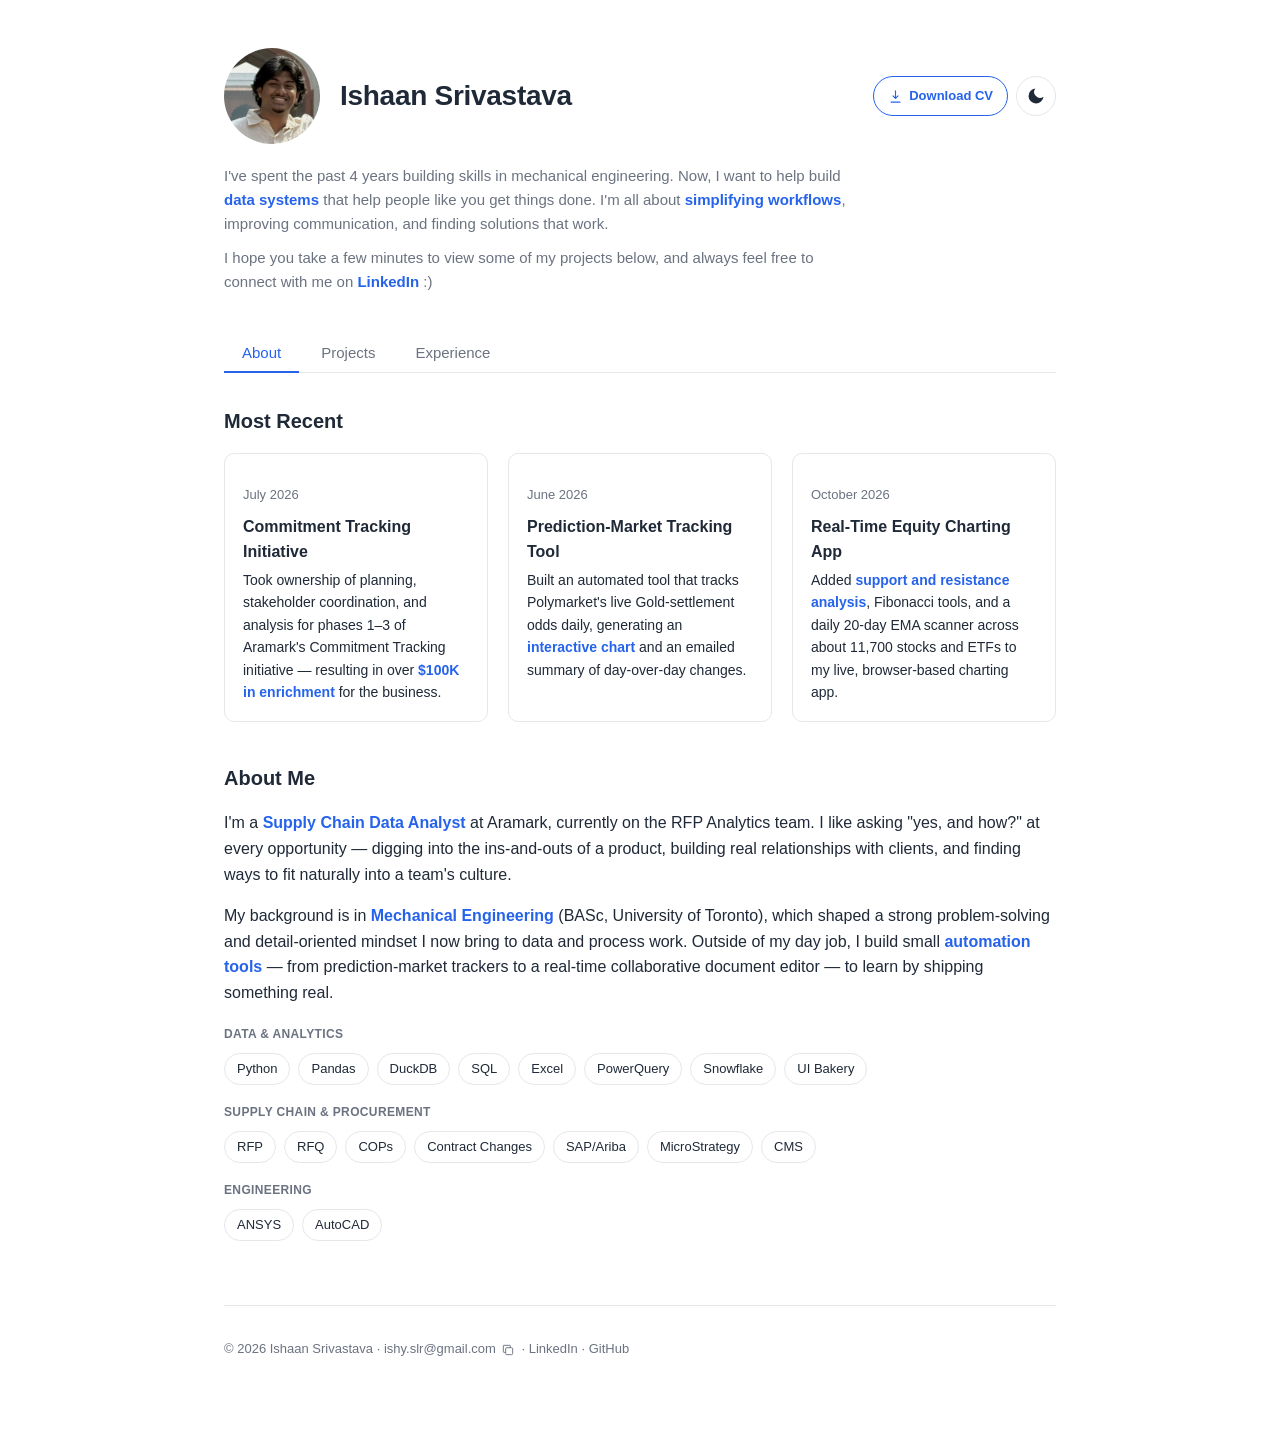
<file: index.html>
<!DOCTYPE html>
<html lang="en">
<head>
  <meta charset="UTF-8" />
  <meta name="viewport" content="width=device-width, initial-scale=1.0" />
  <title>Ishaan Srivastava — Portfolio</title>
  <meta name="description" content="Portfolio of Ishaan Srivastava, a Supply Chain Data Analyst at Aramark with a Mechanical Engineering background, building automation tools and AI-assisted side projects." />
  <meta property="og:type" content="website" />
  <meta property="og:title" content="Ishaan Srivastava — Portfolio" />
  <meta property="og:description" content="Portfolio of Ishaan Srivastava, a Supply Chain Data Analyst at Aramark with a Mechanical Engineering background, building automation tools and AI-assisted side projects." />
  <meta property="og:image" content="https://ishaansrivastava1.github.io/website-v8/avatar.jpg" />
  <meta property="og:image:alt" content="Photo of Ishaan Srivastava" />
  <meta name="twitter:card" content="summary_large_image" />
  <meta name="twitter:title" content="Ishaan Srivastava — Portfolio" />
  <meta name="twitter:description" content="Portfolio of Ishaan Srivastava, a Supply Chain Data Analyst at Aramark with a Mechanical Engineering background, building automation tools and AI-assisted side projects." />
  <meta name="twitter:image" content="https://ishaansrivastava1.github.io/website-v8/avatar.jpg" />
  <link rel="icon" type="image/png" href="favicon.png" />
  <link rel="apple-touch-icon" href="favicon.png" />
  <link rel="stylesheet" href="styles.css" />
</head>
<body>
  <div class="page">
    <header class="header">
      <div class="header-top">
        <div class="avatar">
          <img src="avatar.jpg" alt="Photo of Ishaan Srivastava" width="96" height="96" />
        </div>
        <div class="header-text">
          <h1>Ishaan Srivastava</h1>
        </div>
        <div class="header-actions">
          <a
            class="cv-download"
            href="Ishaan-Srivastava-CV.pdf"
            download
            aria-label="Download CV as PDF"
            title="Download CV (PDF)"
          >
            <svg viewBox="0 0 24 24" fill="none" xmlns="http://www.w3.org/2000/svg" aria-hidden="true">
              <path d="M12 3v12m0 0l-4-4m4 4l4-4M5 21h14" stroke="currentColor" stroke-width="1.8" stroke-linecap="round" stroke-linejoin="round" />
            </svg>
            <span class="cv-label">Download CV</span>
          </a>
          <button
            id="theme-toggle"
            class="icon-button"
            type="button"
            aria-label="Switch to dark mode"
            title="Switch to dark mode"
          >
            <svg class="icon-moon" viewBox="0 0 24 24" fill="none" xmlns="http://www.w3.org/2000/svg" aria-hidden="true">
              <path d="M21 12.79A9 9 0 1 1 11.21 3 7 7 0 0 0 21 12.79z" fill="currentColor" />
            </svg>
            <svg class="icon-sun" viewBox="0 0 24 24" fill="none" xmlns="http://www.w3.org/2000/svg" aria-hidden="true" hidden>
              <circle cx="12" cy="12" r="4" fill="currentColor" />
              <path d="M12 2v2M12 20v2M4 12H2M22 12h-2M5 5l1.5 1.5M17.5 17.5L19 19M5 19l1.5-1.5M17.5 6.5L19 5" stroke="currentColor" stroke-width="2" stroke-linecap="round" />
            </svg>
          </button>
        </div>
      </div>
      <div class="header-bio">
        <p>
          I've spent the past 4 years building skills in mechanical engineering. Now, I want to help
          build <span class="highlight">data systems</span> that help people like you get things done.
          I'm all about <span class="highlight">simplifying workflows</span>, improving communication,
          and finding solutions that work.
        </p>
        <p>
          I hope you take a few minutes to view some of my projects below, and always feel free to
          connect with me on
          <a href="https://www.linkedin.com/in/ishaan-srivastava-78034918b/" target="_blank" rel="noopener noreferrer">LinkedIn</a> :)
        </p>
      </div>
    </header>

    <nav class="tabs" role="tablist">
      <button class="tab-btn active" data-tab="about" role="tab" aria-selected="true">About</button>
      <button class="tab-btn" data-tab="projects" role="tab" aria-selected="false">Projects</button>
      <button class="tab-btn" data-tab="experience" role="tab" aria-selected="false">Experience</button>
    </nav>

    <main class="content">
      <section id="about" class="tab-panel" role="tabpanel">
        <h2>Most Recent</h2>
        <div class="card-grid">
          <a class="card" href="#experience">
            <p class="caption">July 2026</p>
            <h3>Commitment Tracking Initiative</h3>
            <p>Took ownership of planning, stakeholder coordination, and analysis for phases 1–3 of Aramark's Commitment Tracking initiative — resulting in over <span class="highlight">$100K in enrichment</span> for the business.</p>
          </a>
          <a class="card" href="project-gold-odds.html">
            <p class="caption">June 2026</p>
            <h3>Prediction-Market Tracking Tool</h3>
            <p>Built an automated tool that tracks Polymarket's live Gold-settlement odds daily, generating an <span class="highlight">interactive chart</span> and an emailed summary of day-over-day changes.</p>
          </a>
          <a class="card" href="project-equity-charts.html">
            <p class="caption">October 2026</p>
            <h3>Real-Time Equity Charting App</h3>
            <p>Added <span class="highlight">support and resistance analysis</span>, Fibonacci tools, and a daily 20-day EMA scanner across about 11,700 stocks and ETFs to my live, browser-based charting app.</p>
          </a>
        </div>

        <h2>About Me</h2>
        <p>
          I'm a <span class="highlight">Supply Chain Data Analyst</span> at Aramark, currently on the RFP
          Analytics team. I like asking "yes, and how?" at every opportunity — digging into the
          ins-and-outs of a product, building real relationships with clients, and finding ways to fit
          naturally into a team's culture.
        </p>
        <p>
          My background is in <span class="highlight">Mechanical Engineering</span> (BASc, University of
          Toronto), which shaped a strong problem-solving and detail-oriented mindset I now bring to data
          and process work. Outside of my day job, I build small <span class="highlight">automation tools</span>
          — from prediction-market trackers to a real-time collaborative document editor — to learn by
          shipping something real.
        </p>
        <div class="skill-groups">
          <div class="skill-group">
            <p class="skill-group-label">Data &amp; Analytics</p>
            <div class="skill-tags">
              <span class="tag">Python</span>
              <span class="tag">Pandas</span>
              <span class="tag">DuckDB</span>
              <span class="tag">SQL</span>
              <span class="tag">Excel</span>
              <span class="tag">PowerQuery</span>
              <span class="tag">Snowflake</span>
              <span class="tag">UI Bakery</span>
            </div>
          </div>
          <div class="skill-group">
            <p class="skill-group-label">Supply Chain &amp; Procurement</p>
            <div class="skill-tags">
              <span class="tag">RFP</span>
              <span class="tag">RFQ</span>
              <span class="tag">COPs</span>
              <span class="tag">Contract Changes</span>
              <span class="tag">SAP/Ariba</span>
              <span class="tag">MicroStrategy</span>
              <span class="tag">CMS</span>
            </div>
          </div>
          <div class="skill-group">
            <p class="skill-group-label">Engineering</p>
            <div class="skill-tags">
              <span class="tag">ANSYS</span>
              <span class="tag">AutoCAD</span>
            </div>
          </div>
        </div>
      </section>

      <section id="projects" class="tab-panel" role="tabpanel" hidden>
        <h2>Personal Projects</h2>
        <div class="card-grid">
          <a class="card" href="project-job-scoring.html">
            <h3>AI Job-Fit Scoring Agent</h3>
            <p class="caption">Python · Claude API · Structured Outputs · Prompt Caching · GitHub Actions · Discord</p>
            <p>Added a scoring layer to my job-alert watcher: Claude read each posting against my profile and returned a <span class="highlight">1–10 fit score</span>, red flags, and a seniority check in the Discord alert. Retired Oct 2026 — write-up covers what I learned.</p>
          </a>
          <a class="card" href="project-market-brief.html">
            <h3>AI Market Brief Agent</h3>
            <p class="caption">Python · Claude API · Tool Use · Agent Loop · Web Search · GitHub Actions</p>
            <p>An agent that decided for itself which tools to check — market data or live web search — then wrote a <span class="highlight">sourced daily brief</span> for my gold arbitrage tracker. Retired Oct 2026 — write-up covers what I learned.</p>
          </a>
          <a class="card" href="project-equity-charts.html">
            <h3>Real-Time Equity Charting App</h3>
            <p class="caption">Python · FastAPI · WebSockets · Alpaca API · Lightweight Charts · GitHub Actions · Render</p>
            <p>A browser-based mini trading terminal: <span class="highlight">live streaming prices</span>, indicators, trendline and Fibonacci tools, written support and resistance analysis, and a daily 20-day EMA scanner across about 11,700 stocks and ETFs.</p>
          </a>
          <a class="card" href="project-gold-odds.html">
            <h3>Automated Prediction-Market Tracking</h3>
            <p class="caption">Python · REST APIs · Matplotlib · Plotly · SMTP · Cron · Bash</p>
            <p>Built a tool that checks Polymarket's odds on June Gold prices daily, tracks how odds shift over time, and emails a summary highlighting the <span class="highlight">biggest changes</span> — plus an interactive, zoomable chart.</p>
          </a>
          <a class="card" href="project-mu-ema.html">
            <h3>Automated Technical-Analysis Reporting Tool</h3>
            <p class="caption">Python · Time-Series Analysis · Matplotlib · Plotly · REST APIs · SMTP · Cron</p>
            <p>Pulls a year of $MU price history, calculates <span class="highlight">9/21/48-day EMAs</span>, flags crossovers, and emails a daily chart and summary after market close.</p>
          </a>
          <a class="card" href="project-google-docs.html">
            <h3>Local Google Docs Clone</h3>
            <p class="caption">Next.js 16 · TypeScript · Convex · TipTap/ProseMirror · Tailwind · shadcn/ui</p>
            <p>A fully working, <span class="highlight">real-time collaborative</span> document editor — live cursors, avatars, and custom text-size/indentation controls — built to test how far AI-assisted development can go.</p>
          </a>
        </div>

        <h2>Academic Projects</h2>
        <div class="card-grid">
          <a class="card" href="project-solar-pv.html">
            <h3>4th Year Capstone - Solar Water Heating and Lighting Solution</h3>
            <p class="caption">Python Thermal Modeling · Economic Analysis · Prototyping · Vendor Sourcing</p>
            <p>Designed and helped implement a solar water heating system for an orphanage in Mexico, validated with a custom Python thermal model and physical prototype, cutting operating costs by <span class="highlight">$322–$394/month</span> at a $5,873 capital cost.</p>
          </a>
          <a class="card" href="project-product-design.html">
            <h3>Product Design — MIE540 Design Project</h3>
            <p class="caption">PFD · FMEA · Taguchi Methods · AutoCAD</p>
            <p>Built a business case for a ping-pong launcher, including a <span class="highlight">Failure Mode Effect Analysis</span>, Taguchi L9 noise experiments, and a 3D-printed working prototype.</p>
          </a>
          <a class="card" href="project-lca.html">
            <h3>Life Cycle Assessment — MIE315 Consulting Project</h3>
            <p class="caption">ISO 14040/44 · Financial Feasibility · NPV Analysis</p>
            <p>Conducted a full <span class="highlight">Life Cycle Assessment</span> comparing LED vs. CFL bulbs, paired with a financial feasibility analysis (NPV, payback period) and a professional technical report.</p>
          </a>
        </div>
      </section>

      <section id="experience" class="tab-panel" role="tabpanel" hidden>
        <h2>Education</h2>
        <div class="timeline">
          <div class="timeline-item">
            <h3>BASc Mechanical Engineering <span class="caption">— University of Toronto, Sept 2019 – Apr 2025</span></h3>
            <ul class="bullet-list">
              <li>4th-Year GPA: <span class="highlight">3.38 / 4.00</span></li>
              <li>Professional Experience Year &amp; Minor in Engineering Business</li>
            </ul>
          </div>
        </div>

        <h2>Skills</h2>
        <ul class="skill-list">
          <li><span class="highlight">Excel</span> <span class="caption">PowerQuery, what-if analysis, lookups, dynamic filtering</span></li>
          <li><span class="highlight">SQL</span> <span class="caption">DQL &amp; DML</span></li>
          <li><span class="highlight">Python</span> <span class="caption">Pandas &amp; DuckDB</span></li>
          <li><span class="highlight">Supply Chain Processes</span> <span class="caption">RFP, RFQ, contract changes, COPs</span></li>
        </ul>

        <h2>Work Experience</h2>
        <div class="timeline">
          <div class="timeline-item">
            <h3>Supply Chain Data Analyst — RFP Analytics Team <span class="caption">— Aramark Canada, Mississauga, ON · Sept 2025 – Present</span></h3>
            <ul class="bullet-list">
              <li>Pulled, cleaned, and analyzed large datasets (<span class="highlight">400k+ rows</span>) daily using Excel, SQL, and Python; managed and updated central databases in Snowflake and UI Bakery.</li>
              <li>Helped improve average response time from <span class="highlight">5 days to 3 days</span> with our primary Healthcare partner through research, monthly update reports, and proactive communication of ad hoc product updates.</li>
              <li>Reduced time to completion of two major yearly projects from <span class="highlight">1.5 months to 3 weeks</span> by organizing work into sections, clarifying requirements with management, and automating with Python + Excel.</li>
              <li>Took ownership of the Commitment Tracking initiative — planning timelines, organizing stakeholder meetings, and conducting analysis for phases 1–3 — resulting in over <span class="highlight">$100K in enrichment</span> for the business.</li>
              <li>Continuously collaborate with procurement, finance, legal, and other cross-functional teams to gather feedback and improve data needs.</li>
            </ul>
          </div>
          <div class="timeline-item">
            <h3>Procurement &amp; Category Management Co-op — Construction Projects <span class="caption">— Toronto Transit Commission (TTC), Toronto, ON · May 2023 – Aug 2024</span></h3>
            <ul class="bullet-list">
              <li>Managed 10 post-award contracts for planning, design, construction, and administration of infrastructure projects totaling over <span class="highlight">$10M</span>.</li>
              <li>Created, issued, and revised CCs, CDs, RFQs, and COPs using MicroStrategy, SAP/Ariba, and CMS software, maintaining a <span class="highlight">90% compliance rate</span>.</li>
              <li>Coordinated with estimating, scheduling, and cost management teams to prepare 118 project estimates, reducing payments by an <span class="highlight">average of 20%</span>.</li>
              <li>Prepared presentations for management and clients, proactively keeping stakeholders updated.</li>
              <li>Built personal task-tracker spreadsheets to apply continuous improvement principles, tracking and resolving discrepancies incrementally.</li>
            </ul>
          </div>
        </div>

        <h2>Awards &amp; Achievements</h2>
        <ul class="bullet-list">
          <li>Bonuses for completing the Commitment Tracking and 2026 RFP Scoring projects at Aramark ahead of schedule.</li>
          <li>Selected as <span class="highlight">1 of 20 people</span> for Aramark's AI Builders initiative.</li>
          <li>UofT Lassonde Entrance Scholarship.</li>
        </ul>
      </section>
    </main>

    <footer class="footer">
      <p>
        © 2026 Ishaan Srivastava ·
        <span class="contact-email">
          <a href="mailto:ishy.slr@gmail.com">ishy.slr@gmail.com</a>
          <button
            type="button"
            class="copy-email-btn"
            data-email="ishy.slr@gmail.com"
            aria-label="Copy email address"
            title="Copy email address"
          >
            <svg class="icon-copy" viewBox="0 0 24 24" fill="none" xmlns="http://www.w3.org/2000/svg" aria-hidden="true">
              <rect x="8" y="8" width="12" height="12" rx="2" stroke="currentColor" stroke-width="1.6" />
              <path d="M16 8V5a1 1 0 0 0-1-1H5a1 1 0 0 0-1 1v10a1 1 0 0 0 1 1h3" stroke="currentColor" stroke-width="1.6" />
            </svg>
            <svg class="icon-check" viewBox="0 0 24 24" fill="none" xmlns="http://www.w3.org/2000/svg" aria-hidden="true" hidden>
              <path d="M5 13l4 4L19 7" stroke="currentColor" stroke-width="2" stroke-linecap="round" stroke-linejoin="round" />
            </svg>
          </button>
          <span class="copy-feedback" role="status" aria-live="polite"></span>
        </span>
        · <a href="https://www.linkedin.com/in/ishaan-srivastava-78034918b/" target="_blank" rel="noopener noreferrer">LinkedIn</a> · <a href="https://github.com/IshaanSrivastava1" target="_blank" rel="noopener noreferrer">GitHub</a>
      </p>
    </footer>
  </div>

  <button
    id="back-to-top"
    class="back-to-top"
    type="button"
    aria-label="Back to top"
    title="Back to top"
  >
    <svg viewBox="0 0 24 24" fill="none" xmlns="http://www.w3.org/2000/svg" aria-hidden="true">
      <path d="M12 19V5M5 12l7-7 7 7" stroke="currentColor" stroke-width="2" stroke-linecap="round" stroke-linejoin="round" />
    </svg>
  </button>

  <script src="script.js"></script>
</body>
</html>
</file>
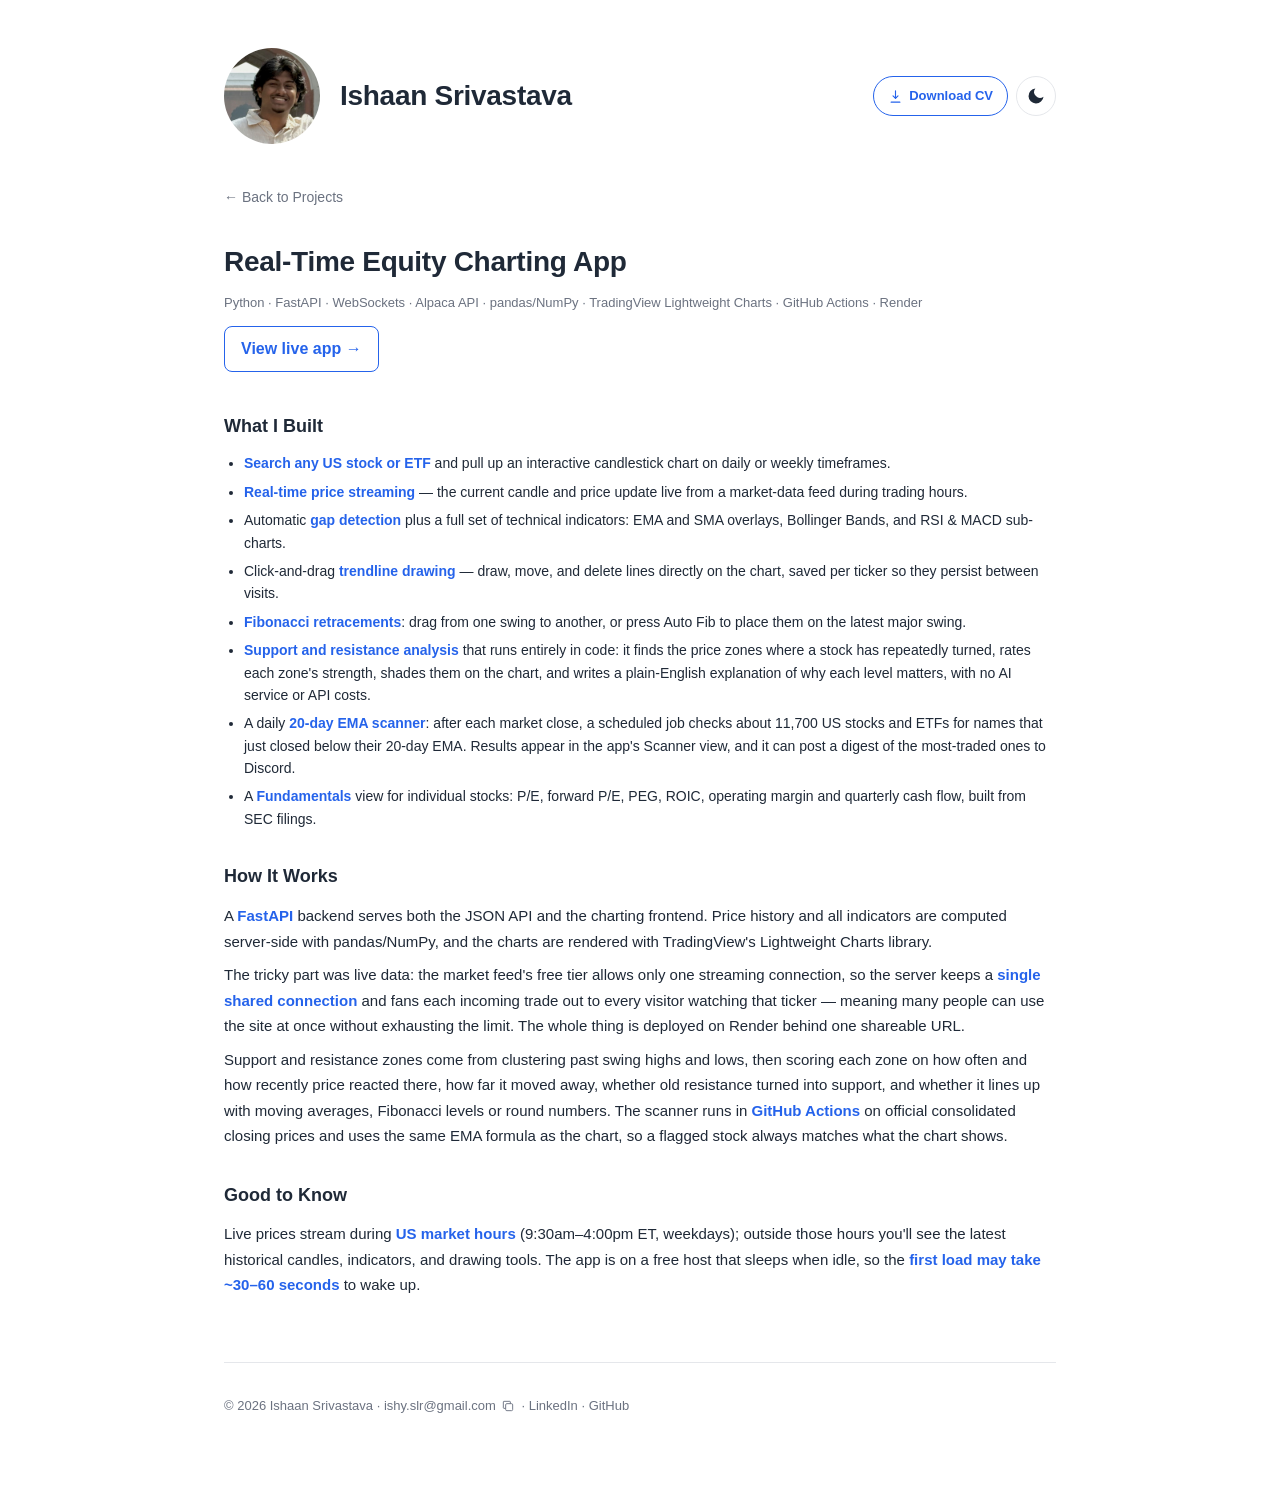
<file: project-equity-charts.html>
<!DOCTYPE html>
<html lang="en">
<head>
  <meta charset="UTF-8" />
  <meta name="viewport" content="width=device-width, initial-scale=1.0" />
  <title>Real-Time Equity Charting App — Ishaan Srivastava</title>
  <link rel="icon" type="image/png" href="favicon.png" />
  <link rel="apple-touch-icon" href="favicon.png" />
  <link rel="stylesheet" href="styles.css" />
</head>
<body>
  <div class="page">
    <header class="header">
      <div class="header-top">
        <div class="avatar">
          <img src="avatar.jpg" alt="Photo of Ishaan Srivastava" width="96" height="96" />
        </div>
        <div class="header-text">
          <h1>Ishaan Srivastava</h1>
        </div>
        <div class="header-actions">
          <a class="cv-download" href="Ishaan-Srivastava-CV.pdf" download aria-label="Download CV as PDF" title="Download CV (PDF)">
            <svg viewBox="0 0 24 24" fill="none" xmlns="http://www.w3.org/2000/svg" aria-hidden="true">
              <path d="M12 3v12m0 0l-4-4m4 4l4-4M5 21h14" stroke="currentColor" stroke-width="1.8" stroke-linecap="round" stroke-linejoin="round" />
            </svg>
            <span class="cv-label">Download CV</span>
          </a>
          <button id="theme-toggle" class="icon-button" type="button" aria-label="Switch to dark mode" title="Switch to dark mode">
            <svg class="icon-moon" viewBox="0 0 24 24" fill="none" xmlns="http://www.w3.org/2000/svg" aria-hidden="true">
              <path d="M21 12.79A9 9 0 1 1 11.21 3 7 7 0 0 0 21 12.79z" fill="currentColor" />
            </svg>
            <svg class="icon-sun" viewBox="0 0 24 24" fill="none" xmlns="http://www.w3.org/2000/svg" aria-hidden="true" hidden>
              <circle cx="12" cy="12" r="4" fill="currentColor" />
              <path d="M12 2v2M12 20v2M4 12H2M22 12h-2M5 5l1.5 1.5M17.5 17.5L19 19M5 19l1.5-1.5M17.5 6.5L19 5" stroke="currentColor" stroke-width="2" stroke-linecap="round" />
            </svg>
          </button>
        </div>
      </div>
    </header>

    <main class="content">
      <a href="index.html#projects" class="back-link">← Back to Projects</a>

      <div class="project-hero">
        <h1>Real-Time Equity Charting App</h1>
        <p class="caption">Python · FastAPI · WebSockets · Alpaca API · pandas/NumPy · TradingView Lightweight Charts · GitHub Actions · Render</p>
        <a href="https://equity-charts.onrender.com" class="live-link" target="_blank" rel="noopener noreferrer">View live app →</a>
      </div>

      <div class="project-section">
        <h2>What I Built</h2>
        <ul class="bullet-list">
          <li><span class="highlight">Search any US stock or ETF</span> and pull up an interactive candlestick chart on daily or weekly timeframes.</li>
          <li><span class="highlight">Real-time price streaming</span> — the current candle and price update live from a market-data feed during trading hours.</li>
          <li>Automatic <span class="highlight">gap detection</span> plus a full set of technical indicators: EMA and SMA overlays, Bollinger Bands, and RSI &amp; MACD sub-charts.</li>
          <li>Click-and-drag <span class="highlight">trendline drawing</span> — draw, move, and delete lines directly on the chart, saved per ticker so they persist between visits.</li>
          <li><span class="highlight">Fibonacci retracements</span>: drag from one swing to another, or press Auto Fib to place them on the latest major swing.</li>
          <li><span class="highlight">Support and resistance analysis</span> that runs entirely in code: it finds the price zones where a stock has repeatedly turned, rates each zone's strength, shades them on the chart, and writes a plain-English explanation of why each level matters, with no AI service or API costs.</li>
          <li>A daily <span class="highlight">20-day EMA scanner</span>: after each market close, a scheduled job checks about 11,700 US stocks and ETFs for names that just closed below their 20-day EMA. Results appear in the app's Scanner view, and it can post a digest of the most-traded ones to Discord.</li>
          <li>A <span class="highlight">Fundamentals</span> view for individual stocks: P/E, forward P/E, PEG, ROIC, operating margin and quarterly cash flow, built from SEC filings.</li>
        </ul>
      </div>

      <div class="project-section">
        <h2>How It Works</h2>
        <p>A <span class="highlight">FastAPI</span> backend serves both the JSON API and the charting frontend. Price history and all indicators are computed server-side with pandas/NumPy, and the charts are rendered with TradingView's Lightweight Charts library.</p>
        <p>The tricky part was live data: the market feed's free tier allows only one streaming connection, so the server keeps a <span class="highlight">single shared connection</span> and fans each incoming trade out to every visitor watching that ticker — meaning many people can use the site at once without exhausting the limit. The whole thing is deployed on Render behind one shareable URL.</p>
        <p>Support and resistance zones come from clustering past swing highs and lows, then scoring each zone on how often and how recently price reacted there, how far it moved away, whether old resistance turned into support, and whether it lines up with moving averages, Fibonacci levels or round numbers. The scanner runs in <span class="highlight">GitHub Actions</span> on official consolidated closing prices and uses the same EMA formula as the chart, so a flagged stock always matches what the chart shows.</p>
      </div>

      <div class="project-section">
        <h2>Good to Know</h2>
        <p>Live prices stream during <span class="highlight">US market hours</span> (9:30am–4:00pm ET, weekdays); outside those hours you'll see the latest historical candles, indicators, and drawing tools. The app is on a free host that sleeps when idle, so the <span class="highlight">first load may take ~30–60 seconds</span> to wake up.</p>
      </div>
    </main>

    <footer class="footer">
      <p>
        © 2026 Ishaan Srivastava ·
        <span class="contact-email">
          <a href="mailto:ishy.slr@gmail.com">ishy.slr@gmail.com</a>
          <button type="button" class="copy-email-btn" data-email="ishy.slr@gmail.com" aria-label="Copy email address" title="Copy email address">
            <svg class="icon-copy" viewBox="0 0 24 24" fill="none" xmlns="http://www.w3.org/2000/svg" aria-hidden="true">
              <rect x="8" y="8" width="12" height="12" rx="2" stroke="currentColor" stroke-width="1.6" />
              <path d="M16 8V5a1 1 0 0 0-1-1H5a1 1 0 0 0-1 1v10a1 1 0 0 0 1 1h3" stroke="currentColor" stroke-width="1.6" />
            </svg>
            <svg class="icon-check" viewBox="0 0 24 24" fill="none" xmlns="http://www.w3.org/2000/svg" aria-hidden="true" hidden>
              <path d="M5 13l4 4L19 7" stroke="currentColor" stroke-width="2" stroke-linecap="round" stroke-linejoin="round" />
            </svg>
          </button>
          <span class="copy-feedback" role="status" aria-live="polite"></span>
        </span>
        · <a href="https://www.linkedin.com/in/ishaan-srivastava-78034918b/" target="_blank" rel="noopener noreferrer">LinkedIn</a> · <a href="https://github.com/IshaanSrivastava1" target="_blank" rel="noopener noreferrer">GitHub</a>
      </p>
    </footer>
  </div>

  <button id="back-to-top" class="back-to-top" type="button" aria-label="Back to top" title="Back to top">
    <svg viewBox="0 0 24 24" fill="none" xmlns="http://www.w3.org/2000/svg" aria-hidden="true">
      <path d="M12 19V5M5 12l7-7 7 7" stroke="currentColor" stroke-width="2" stroke-linecap="round" stroke-linejoin="round" />
    </svg>
  </button>

  <script src="script.js"></script>
</body>
</html>
</file>
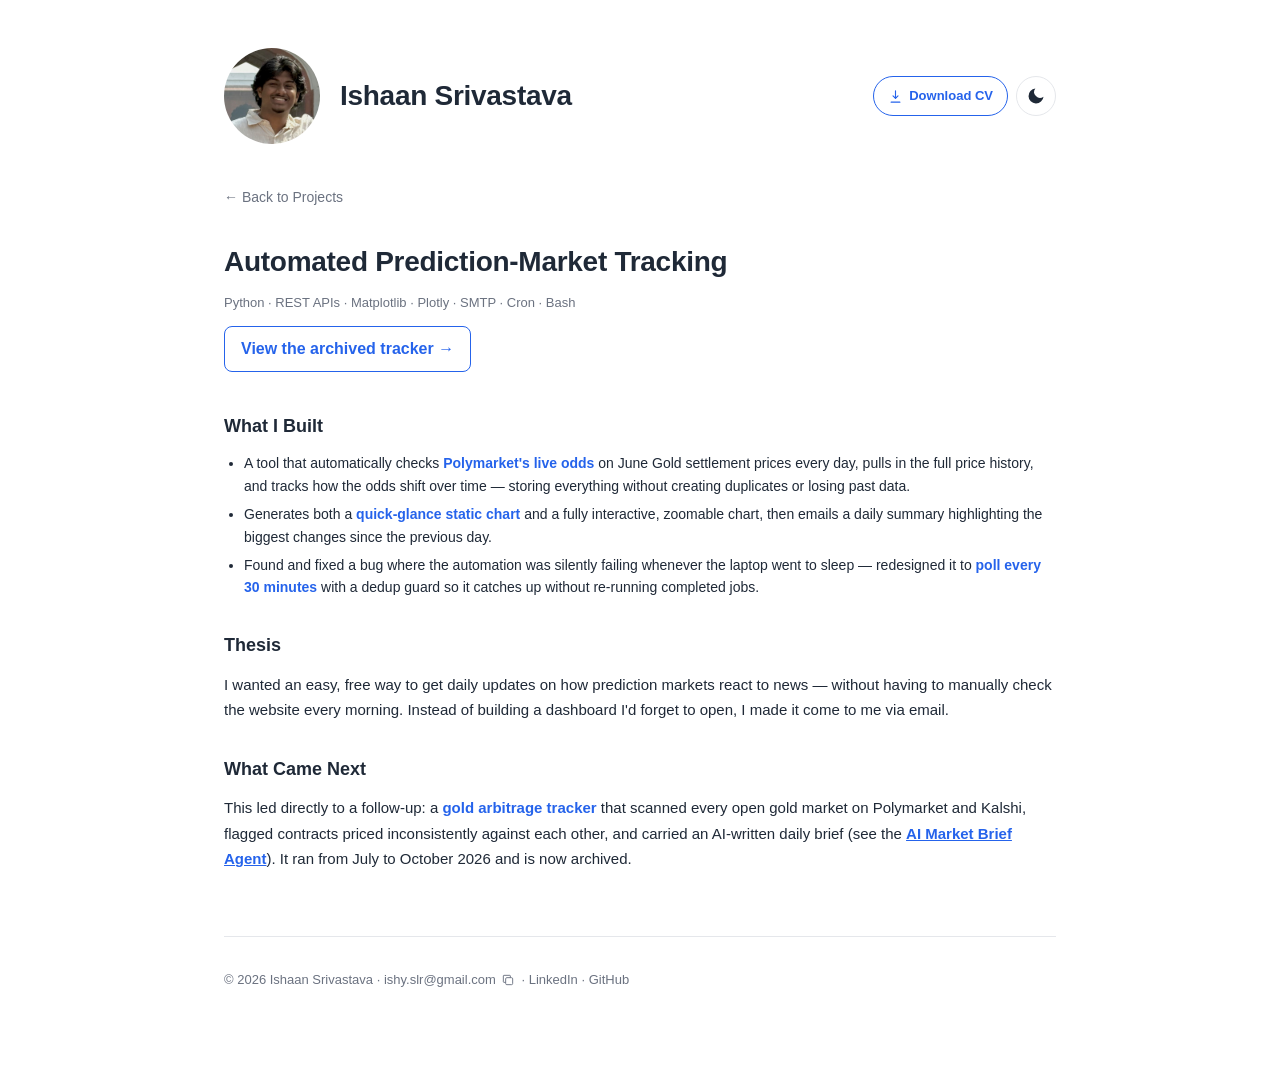
<file: project-gold-odds.html>
<!DOCTYPE html>
<html lang="en">
<head>
  <meta charset="UTF-8" />
  <meta name="viewport" content="width=device-width, initial-scale=1.0" />
  <title>Automated Prediction-Market Tracking — Ishaan Srivastava</title>
  <link rel="icon" type="image/png" href="favicon.png" />
  <link rel="apple-touch-icon" href="favicon.png" />
  <link rel="stylesheet" href="styles.css" />
</head>
<body>
  <div class="page">
    <header class="header">
      <div class="header-top">
        <div class="avatar">
          <img src="avatar.jpg" alt="Photo of Ishaan Srivastava" width="96" height="96" />
        </div>
        <div class="header-text">
          <h1>Ishaan Srivastava</h1>
        </div>
        <div class="header-actions">
          <a class="cv-download" href="Ishaan-Srivastava-CV.pdf" download aria-label="Download CV as PDF" title="Download CV (PDF)">
            <svg viewBox="0 0 24 24" fill="none" xmlns="http://www.w3.org/2000/svg" aria-hidden="true">
              <path d="M12 3v12m0 0l-4-4m4 4l4-4M5 21h14" stroke="currentColor" stroke-width="1.8" stroke-linecap="round" stroke-linejoin="round" />
            </svg>
            <span class="cv-label">Download CV</span>
          </a>
          <button id="theme-toggle" class="icon-button" type="button" aria-label="Switch to dark mode" title="Switch to dark mode">
            <svg class="icon-moon" viewBox="0 0 24 24" fill="none" xmlns="http://www.w3.org/2000/svg" aria-hidden="true">
              <path d="M21 12.79A9 9 0 1 1 11.21 3 7 7 0 0 0 21 12.79z" fill="currentColor" />
            </svg>
            <svg class="icon-sun" viewBox="0 0 24 24" fill="none" xmlns="http://www.w3.org/2000/svg" aria-hidden="true" hidden>
              <circle cx="12" cy="12" r="4" fill="currentColor" />
              <path d="M12 2v2M12 20v2M4 12H2M22 12h-2M5 5l1.5 1.5M17.5 17.5L19 19M5 19l1.5-1.5M17.5 6.5L19 5" stroke="currentColor" stroke-width="2" stroke-linecap="round" />
            </svg>
          </button>
        </div>
      </div>
    </header>

    <main class="content">
      <a href="index.html#projects" class="back-link">← Back to Projects</a>

      <div class="project-hero">
        <h1>Automated Prediction-Market Tracking</h1>
        <p class="caption">Python · REST APIs · Matplotlib · Plotly · SMTP · Cron · Bash</p>
        <a href="https://ishaansrivastava1.github.io/markets-dashboard-v2/#gold" class="live-link" target="_blank" rel="noopener noreferrer">View the archived tracker →</a>
      </div>

      <div class="project-section">
        <h2>What I Built</h2>
        <ul class="bullet-list">
          <li>A tool that automatically checks <span class="highlight">Polymarket's live odds</span> on June Gold settlement prices every day, pulls in the full price history, and tracks how the odds shift over time — storing everything without creating duplicates or losing past data.</li>
          <li>Generates both a <span class="highlight">quick-glance static chart</span> and a fully interactive, zoomable chart, then emails a daily summary highlighting the biggest changes since the previous day.</li>
          <li>Found and fixed a bug where the automation was silently failing whenever the laptop went to sleep — redesigned it to <span class="highlight">poll every 30 minutes</span> with a dedup guard so it catches up without re-running completed jobs.</li>
        </ul>
      </div>

      <div class="project-section">
        <h2>Thesis</h2>
        <p>I wanted an easy, free way to get daily updates on how prediction markets react to news — without having to manually check the website every morning. Instead of building a dashboard I'd forget to open, I made it come to me via email.</p>
      </div>

      <div class="project-section">
        <h2>What Came Next</h2>
        <p>This led directly to a follow-up: a <span class="highlight">gold arbitrage tracker</span> that scanned every open gold market on Polymarket and Kalshi, flagged contracts priced inconsistently against each other, and carried an AI-written daily brief (see the <a href="project-market-brief.html">AI Market Brief Agent</a>). It ran from July to October 2026 and is now archived.</p>
      </div>
    </main>

    <footer class="footer">
      <p>
        © 2026 Ishaan Srivastava ·
        <span class="contact-email">
          <a href="mailto:ishy.slr@gmail.com">ishy.slr@gmail.com</a>
          <button type="button" class="copy-email-btn" data-email="ishy.slr@gmail.com" aria-label="Copy email address" title="Copy email address">
            <svg class="icon-copy" viewBox="0 0 24 24" fill="none" xmlns="http://www.w3.org/2000/svg" aria-hidden="true">
              <rect x="8" y="8" width="12" height="12" rx="2" stroke="currentColor" stroke-width="1.6" />
              <path d="M16 8V5a1 1 0 0 0-1-1H5a1 1 0 0 0-1 1v10a1 1 0 0 0 1 1h3" stroke="currentColor" stroke-width="1.6" />
            </svg>
            <svg class="icon-check" viewBox="0 0 24 24" fill="none" xmlns="http://www.w3.org/2000/svg" aria-hidden="true" hidden>
              <path d="M5 13l4 4L19 7" stroke="currentColor" stroke-width="2" stroke-linecap="round" stroke-linejoin="round" />
            </svg>
          </button>
          <span class="copy-feedback" role="status" aria-live="polite"></span>
        </span>
        · <a href="https://www.linkedin.com/in/ishaan-srivastava-78034918b/" target="_blank" rel="noopener noreferrer">LinkedIn</a> · <a href="https://github.com/IshaanSrivastava1" target="_blank" rel="noopener noreferrer">GitHub</a>
      </p>
    </footer>
  </div>

  <button id="back-to-top" class="back-to-top" type="button" aria-label="Back to top" title="Back to top">
    <svg viewBox="0 0 24 24" fill="none" xmlns="http://www.w3.org/2000/svg" aria-hidden="true">
      <path d="M12 19V5M5 12l7-7 7 7" stroke="currentColor" stroke-width="2" stroke-linecap="round" stroke-linejoin="round" />
    </svg>
  </button>

  <script src="script.js"></script>
</body>
</html>
</file>
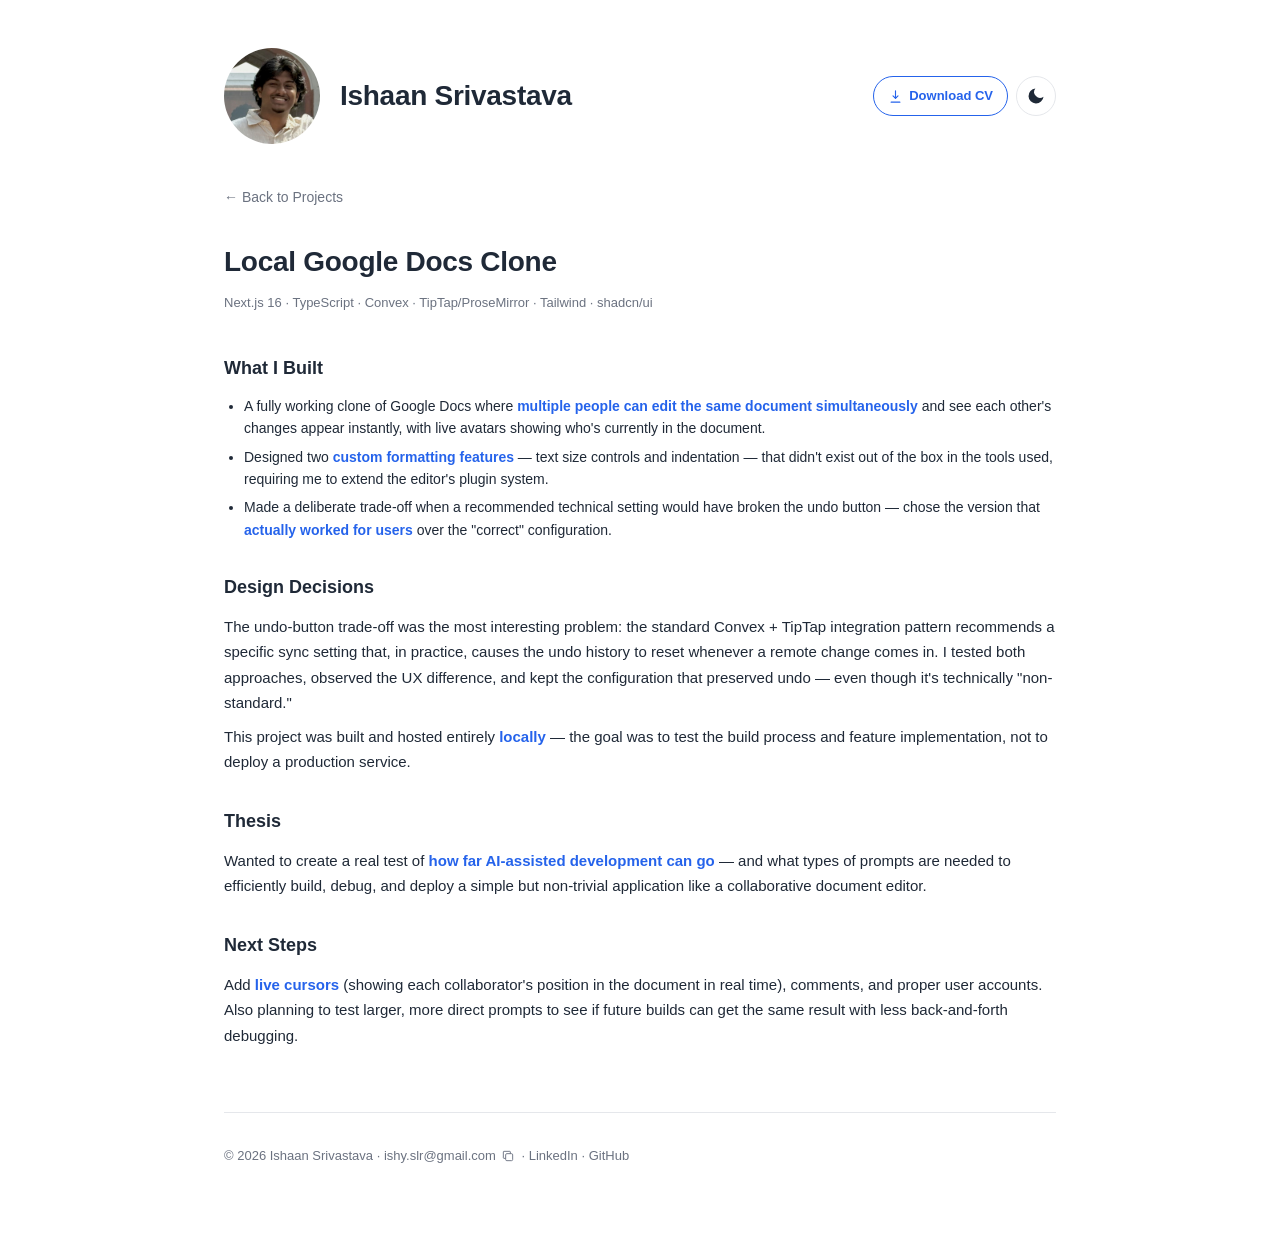
<file: project-google-docs.html>
<!DOCTYPE html>
<html lang="en">
<head>
  <meta charset="UTF-8" />
  <meta name="viewport" content="width=device-width, initial-scale=1.0" />
  <title>Local Google Docs Clone — Ishaan Srivastava</title>
  <link rel="icon" type="image/png" href="favicon.png" />
  <link rel="apple-touch-icon" href="favicon.png" />
  <link rel="stylesheet" href="styles.css" />
</head>
<body>
  <div class="page">
    <header class="header">
      <div class="header-top">
        <div class="avatar">
          <img src="avatar.jpg" alt="Photo of Ishaan Srivastava" width="96" height="96" />
        </div>
        <div class="header-text">
          <h1>Ishaan Srivastava</h1>
        </div>
        <div class="header-actions">
          <a class="cv-download" href="Ishaan-Srivastava-CV.pdf" download aria-label="Download CV as PDF" title="Download CV (PDF)">
            <svg viewBox="0 0 24 24" fill="none" xmlns="http://www.w3.org/2000/svg" aria-hidden="true">
              <path d="M12 3v12m0 0l-4-4m4 4l4-4M5 21h14" stroke="currentColor" stroke-width="1.8" stroke-linecap="round" stroke-linejoin="round" />
            </svg>
            <span class="cv-label">Download CV</span>
          </a>
          <button id="theme-toggle" class="icon-button" type="button" aria-label="Switch to dark mode" title="Switch to dark mode">
            <svg class="icon-moon" viewBox="0 0 24 24" fill="none" xmlns="http://www.w3.org/2000/svg" aria-hidden="true">
              <path d="M21 12.79A9 9 0 1 1 11.21 3 7 7 0 0 0 21 12.79z" fill="currentColor" />
            </svg>
            <svg class="icon-sun" viewBox="0 0 24 24" fill="none" xmlns="http://www.w3.org/2000/svg" aria-hidden="true" hidden>
              <circle cx="12" cy="12" r="4" fill="currentColor" />
              <path d="M12 2v2M12 20v2M4 12H2M22 12h-2M5 5l1.5 1.5M17.5 17.5L19 19M5 19l1.5-1.5M17.5 6.5L19 5" stroke="currentColor" stroke-width="2" stroke-linecap="round" />
            </svg>
          </button>
        </div>
      </div>
    </header>

    <main class="content">
      <a href="index.html#projects" class="back-link">← Back to Projects</a>

      <div class="project-hero">
        <h1>Local Google Docs Clone</h1>
        <p class="caption">Next.js 16 · TypeScript · Convex · TipTap/ProseMirror · Tailwind · shadcn/ui</p>
      </div>

      <div class="project-section">
        <h2>What I Built</h2>
        <ul class="bullet-list">
          <li>A fully working clone of Google Docs where <span class="highlight">multiple people can edit the same document simultaneously</span> and see each other's changes appear instantly, with live avatars showing who's currently in the document.</li>
          <li>Designed two <span class="highlight">custom formatting features</span> — text size controls and indentation — that didn't exist out of the box in the tools used, requiring me to extend the editor's plugin system.</li>
          <li>Made a deliberate trade-off when a recommended technical setting would have broken the undo button — chose the version that <span class="highlight">actually worked for users</span> over the "correct" configuration.</li>
        </ul>
      </div>

      <div class="project-section">
        <h2>Design Decisions</h2>
        <p>The undo-button trade-off was the most interesting problem: the standard Convex + TipTap integration pattern recommends a specific sync setting that, in practice, causes the undo history to reset whenever a remote change comes in. I tested both approaches, observed the UX difference, and kept the configuration that preserved undo — even though it's technically "non-standard."</p>
        <p>This project was built and hosted entirely <span class="highlight">locally</span> — the goal was to test the build process and feature implementation, not to deploy a production service.</p>
      </div>

      <div class="project-section">
        <h2>Thesis</h2>
        <p>Wanted to create a real test of <span class="highlight">how far AI-assisted development can go</span> — and what types of prompts are needed to efficiently build, debug, and deploy a simple but non-trivial application like a collaborative document editor.</p>
      </div>

      <div class="project-section">
        <h2>Next Steps</h2>
        <p>Add <span class="highlight">live cursors</span> (showing each collaborator's position in the document in real time), comments, and proper user accounts. Also planning to test larger, more direct prompts to see if future builds can get the same result with less back-and-forth debugging.</p>
      </div>
    </main>

    <footer class="footer">
      <p>
        © 2026 Ishaan Srivastava ·
        <span class="contact-email">
          <a href="mailto:ishy.slr@gmail.com">ishy.slr@gmail.com</a>
          <button type="button" class="copy-email-btn" data-email="ishy.slr@gmail.com" aria-label="Copy email address" title="Copy email address">
            <svg class="icon-copy" viewBox="0 0 24 24" fill="none" xmlns="http://www.w3.org/2000/svg" aria-hidden="true">
              <rect x="8" y="8" width="12" height="12" rx="2" stroke="currentColor" stroke-width="1.6" />
              <path d="M16 8V5a1 1 0 0 0-1-1H5a1 1 0 0 0-1 1v10a1 1 0 0 0 1 1h3" stroke="currentColor" stroke-width="1.6" />
            </svg>
            <svg class="icon-check" viewBox="0 0 24 24" fill="none" xmlns="http://www.w3.org/2000/svg" aria-hidden="true" hidden>
              <path d="M5 13l4 4L19 7" stroke="currentColor" stroke-width="2" stroke-linecap="round" stroke-linejoin="round" />
            </svg>
          </button>
          <span class="copy-feedback" role="status" aria-live="polite"></span>
        </span>
        · <a href="https://www.linkedin.com/in/ishaan-srivastava-78034918b/" target="_blank" rel="noopener noreferrer">LinkedIn</a> · <a href="https://github.com/IshaanSrivastava1" target="_blank" rel="noopener noreferrer">GitHub</a>
      </p>
    </footer>
  </div>

  <button id="back-to-top" class="back-to-top" type="button" aria-label="Back to top" title="Back to top">
    <svg viewBox="0 0 24 24" fill="none" xmlns="http://www.w3.org/2000/svg" aria-hidden="true">
      <path d="M12 19V5M5 12l7-7 7 7" stroke="currentColor" stroke-width="2" stroke-linecap="round" stroke-linejoin="round" />
    </svg>
  </button>

  <script src="script.js"></script>
</body>
</html>
</file>
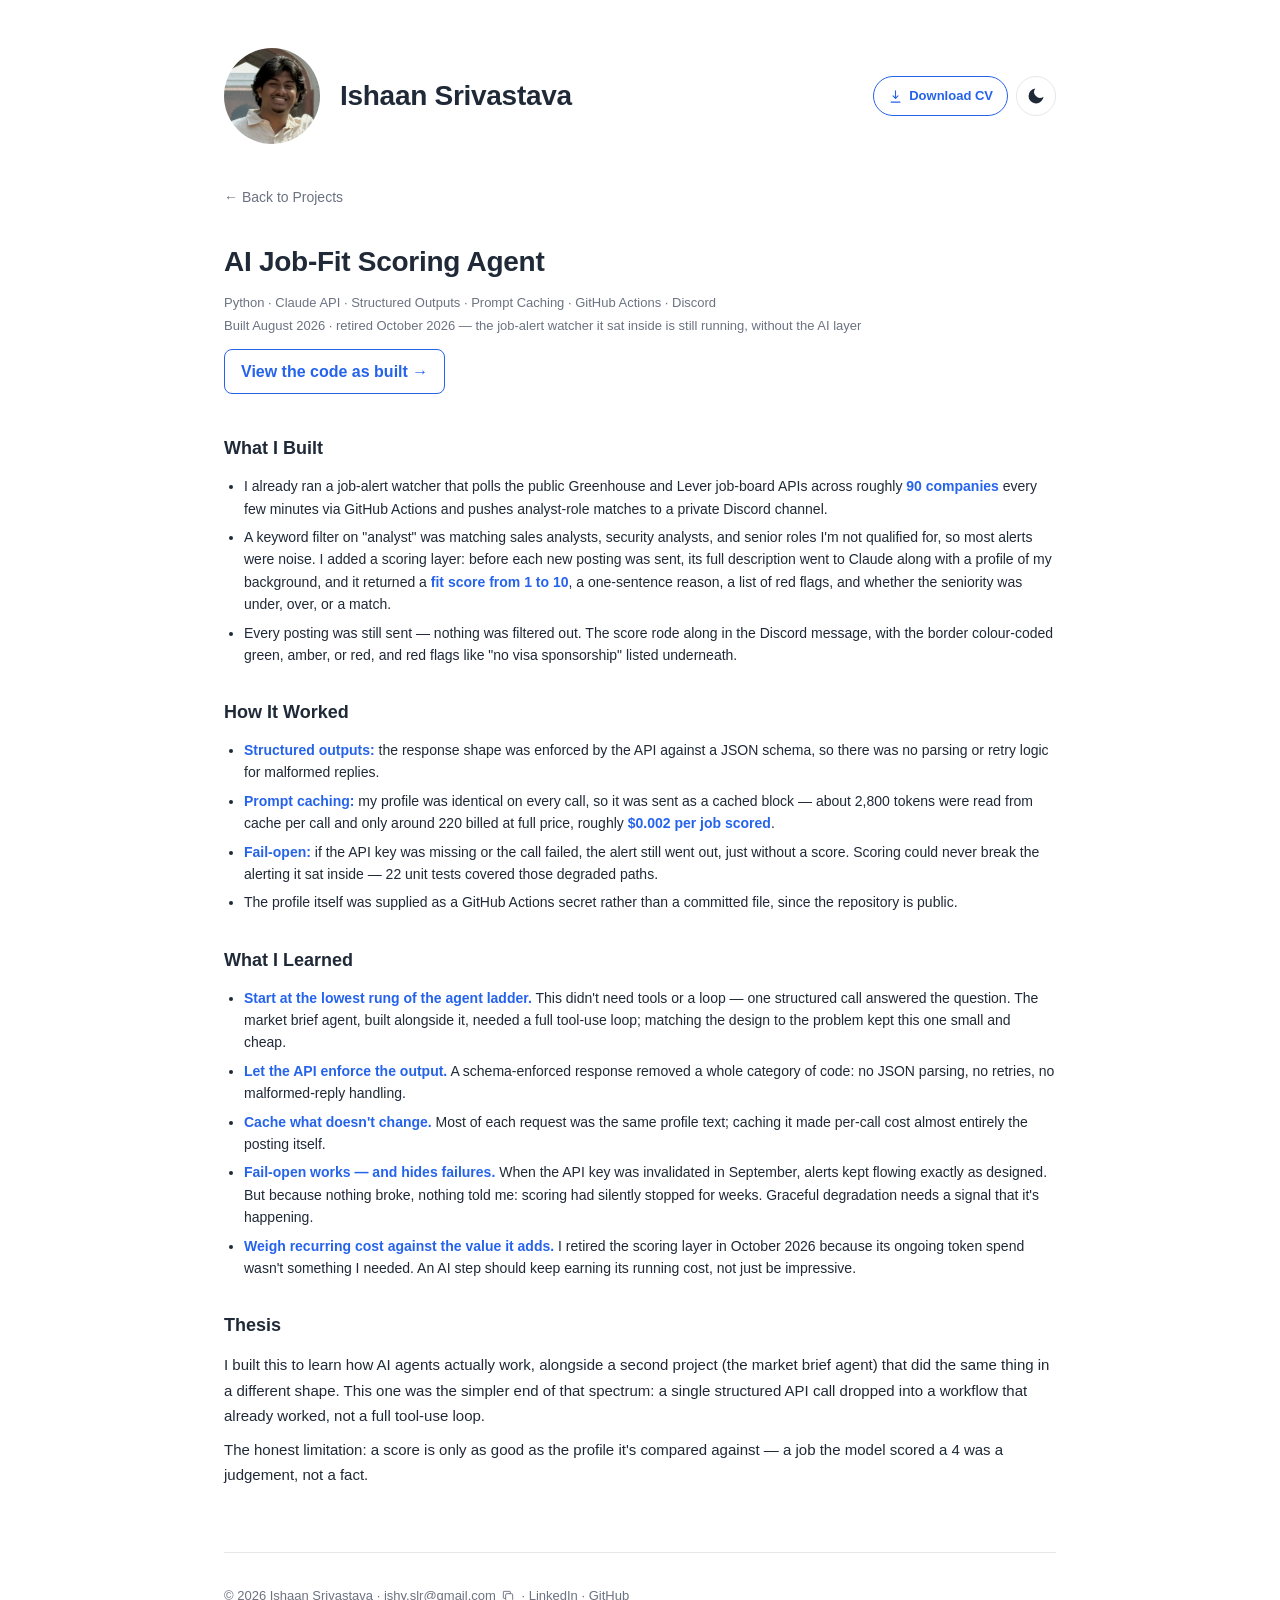
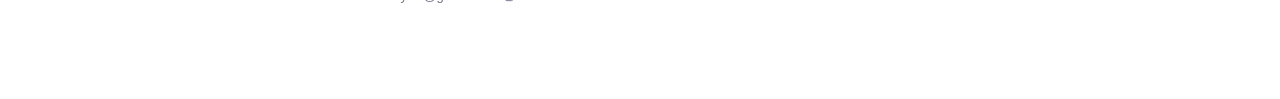
<file: project-job-scoring.html>
<!DOCTYPE html>
<html lang="en">
<head>
  <meta charset="UTF-8" />
  <meta name="viewport" content="width=device-width, initial-scale=1.0" />
  <title>AI Job-Fit Scoring Agent — Ishaan Srivastava</title>
  <link rel="icon" type="image/png" href="favicon.png" />
  <link rel="apple-touch-icon" href="favicon.png" />
  <link rel="stylesheet" href="styles.css" />
</head>
<body>
  <div class="page">
    <header class="header">
      <div class="header-top">
        <div class="avatar">
          <img src="avatar.jpg" alt="Photo of Ishaan Srivastava" width="96" height="96" />
        </div>
        <div class="header-text">
          <h1>Ishaan Srivastava</h1>
        </div>
        <div class="header-actions">
          <a class="cv-download" href="Ishaan-Srivastava-CV.pdf" download aria-label="Download CV as PDF" title="Download CV (PDF)">
            <svg viewBox="0 0 24 24" fill="none" xmlns="http://www.w3.org/2000/svg" aria-hidden="true">
              <path d="M12 3v12m0 0l-4-4m4 4l4-4M5 21h14" stroke="currentColor" stroke-width="1.8" stroke-linecap="round" stroke-linejoin="round" />
            </svg>
            <span class="cv-label">Download CV</span>
          </a>
          <button id="theme-toggle" class="icon-button" type="button" aria-label="Switch to dark mode" title="Switch to dark mode">
            <svg class="icon-moon" viewBox="0 0 24 24" fill="none" xmlns="http://www.w3.org/2000/svg" aria-hidden="true">
              <path d="M21 12.79A9 9 0 1 1 11.21 3 7 7 0 0 0 21 12.79z" fill="currentColor" />
            </svg>
            <svg class="icon-sun" viewBox="0 0 24 24" fill="none" xmlns="http://www.w3.org/2000/svg" aria-hidden="true" hidden>
              <circle cx="12" cy="12" r="4" fill="currentColor" />
              <path d="M12 2v2M12 20v2M4 12H2M22 12h-2M5 5l1.5 1.5M17.5 17.5L19 19M5 19l1.5-1.5M17.5 6.5L19 5" stroke="currentColor" stroke-width="2" stroke-linecap="round" />
            </svg>
          </button>
        </div>
      </div>
    </header>

    <main class="content">
      <a href="index.html#projects" class="back-link">← Back to Projects</a>

      <div class="project-hero">
        <h1>AI Job-Fit Scoring Agent</h1>
        <p class="caption">Python · Claude API · Structured Outputs · Prompt Caching · GitHub Actions · Discord</p>
        <p class="caption">Built August 2026 · retired October 2026 — the job-alert watcher it sat inside is still running, without the AI layer</p>
        <a href="https://github.com/IshaanSrivastava1/job-alerts/tree/bf31532" class="live-link" target="_blank" rel="noopener noreferrer">View the code as built →</a>
      </div>

      <div class="project-section">
        <h2>What I Built</h2>
        <ul class="bullet-list">
          <li>I already ran a job-alert watcher that polls the public Greenhouse and Lever job-board APIs across roughly <span class="highlight">90 companies</span> every few minutes via GitHub Actions and pushes analyst-role matches to a private Discord channel.</li>
          <li>A keyword filter on "analyst" was matching sales analysts, security analysts, and senior roles I'm not qualified for, so most alerts were noise. I added a scoring layer: before each new posting was sent, its full description went to Claude along with a profile of my background, and it returned a <span class="highlight">fit score from 1 to 10</span>, a one-sentence reason, a list of red flags, and whether the seniority was under, over, or a match.</li>
          <li>Every posting was still sent — nothing was filtered out. The score rode along in the Discord message, with the border colour-coded green, amber, or red, and red flags like "no visa sponsorship" listed underneath.</li>
        </ul>
      </div>

      <div class="project-section">
        <h2>How It Worked</h2>
        <ul class="bullet-list">
          <li><span class="highlight">Structured outputs:</span> the response shape was enforced by the API against a JSON schema, so there was no parsing or retry logic for malformed replies.</li>
          <li><span class="highlight">Prompt caching:</span> my profile was identical on every call, so it was sent as a cached block — about 2,800 tokens were read from cache per call and only around 220 billed at full price, roughly <span class="highlight">$0.002 per job scored</span>.</li>
          <li><span class="highlight">Fail-open:</span> if the API key was missing or the call failed, the alert still went out, just without a score. Scoring could never break the alerting it sat inside — 22 unit tests covered those degraded paths.</li>
          <li>The profile itself was supplied as a GitHub Actions secret rather than a committed file, since the repository is public.</li>
        </ul>
      </div>

      <div class="project-section">
        <h2>What I Learned</h2>
        <ul class="bullet-list">
          <li><span class="highlight">Start at the lowest rung of the agent ladder.</span> This didn't need tools or a loop — one structured call answered the question. The market brief agent, built alongside it, needed a full tool-use loop; matching the design to the problem kept this one small and cheap.</li>
          <li><span class="highlight">Let the API enforce the output.</span> A schema-enforced response removed a whole category of code: no JSON parsing, no retries, no malformed-reply handling.</li>
          <li><span class="highlight">Cache what doesn't change.</span> Most of each request was the same profile text; caching it made per-call cost almost entirely the posting itself.</li>
          <li><span class="highlight">Fail-open works — and hides failures.</span> When the API key was invalidated in September, alerts kept flowing exactly as designed. But because nothing broke, nothing told me: scoring had silently stopped for weeks. Graceful degradation needs a signal that it's happening.</li>
          <li><span class="highlight">Weigh recurring cost against the value it adds.</span> I retired the scoring layer in October 2026 because its ongoing token spend wasn't something I needed. An AI step should keep earning its running cost, not just be impressive.</li>
        </ul>
      </div>

      <div class="project-section">
        <h2>Thesis</h2>
        <p>I built this to learn how AI agents actually work, alongside a second project (the market brief agent) that did the same thing in a different shape. This one was the simpler end of that spectrum: a single structured API call dropped into a workflow that already worked, not a full tool-use loop.</p>
        <p>The honest limitation: a score is only as good as the profile it's compared against — a job the model scored a 4 was a judgement, not a fact.</p>
      </div>
    </main>

    <footer class="footer">
      <p>
        © 2026 Ishaan Srivastava ·
        <span class="contact-email">
          <a href="mailto:ishy.slr@gmail.com">ishy.slr@gmail.com</a>
          <button type="button" class="copy-email-btn" data-email="ishy.slr@gmail.com" aria-label="Copy email address" title="Copy email address">
            <svg class="icon-copy" viewBox="0 0 24 24" fill="none" xmlns="http://www.w3.org/2000/svg" aria-hidden="true">
              <rect x="8" y="8" width="12" height="12" rx="2" stroke="currentColor" stroke-width="1.6" />
              <path d="M16 8V5a1 1 0 0 0-1-1H5a1 1 0 0 0-1 1v10a1 1 0 0 0 1 1h3" stroke="currentColor" stroke-width="1.6" />
            </svg>
            <svg class="icon-check" viewBox="0 0 24 24" fill="none" xmlns="http://www.w3.org/2000/svg" aria-hidden="true" hidden>
              <path d="M5 13l4 4L19 7" stroke="currentColor" stroke-width="2" stroke-linecap="round" stroke-linejoin="round" />
            </svg>
          </button>
          <span class="copy-feedback" role="status" aria-live="polite"></span>
        </span>
        · <a href="https://www.linkedin.com/in/ishaan-srivastava-78034918b/" target="_blank" rel="noopener noreferrer">LinkedIn</a> · <a href="https://github.com/IshaanSrivastava1" target="_blank" rel="noopener noreferrer">GitHub</a>
      </p>
    </footer>
  </div>

  <button id="back-to-top" class="back-to-top" type="button" aria-label="Back to top" title="Back to top">
    <svg viewBox="0 0 24 24" fill="none" xmlns="http://www.w3.org/2000/svg" aria-hidden="true">
      <path d="M12 19V5M5 12l7-7 7 7" stroke="currentColor" stroke-width="2" stroke-linecap="round" stroke-linejoin="round" />
    </svg>
  </button>

  <script src="script.js"></script>
</body>
</html>
</file>
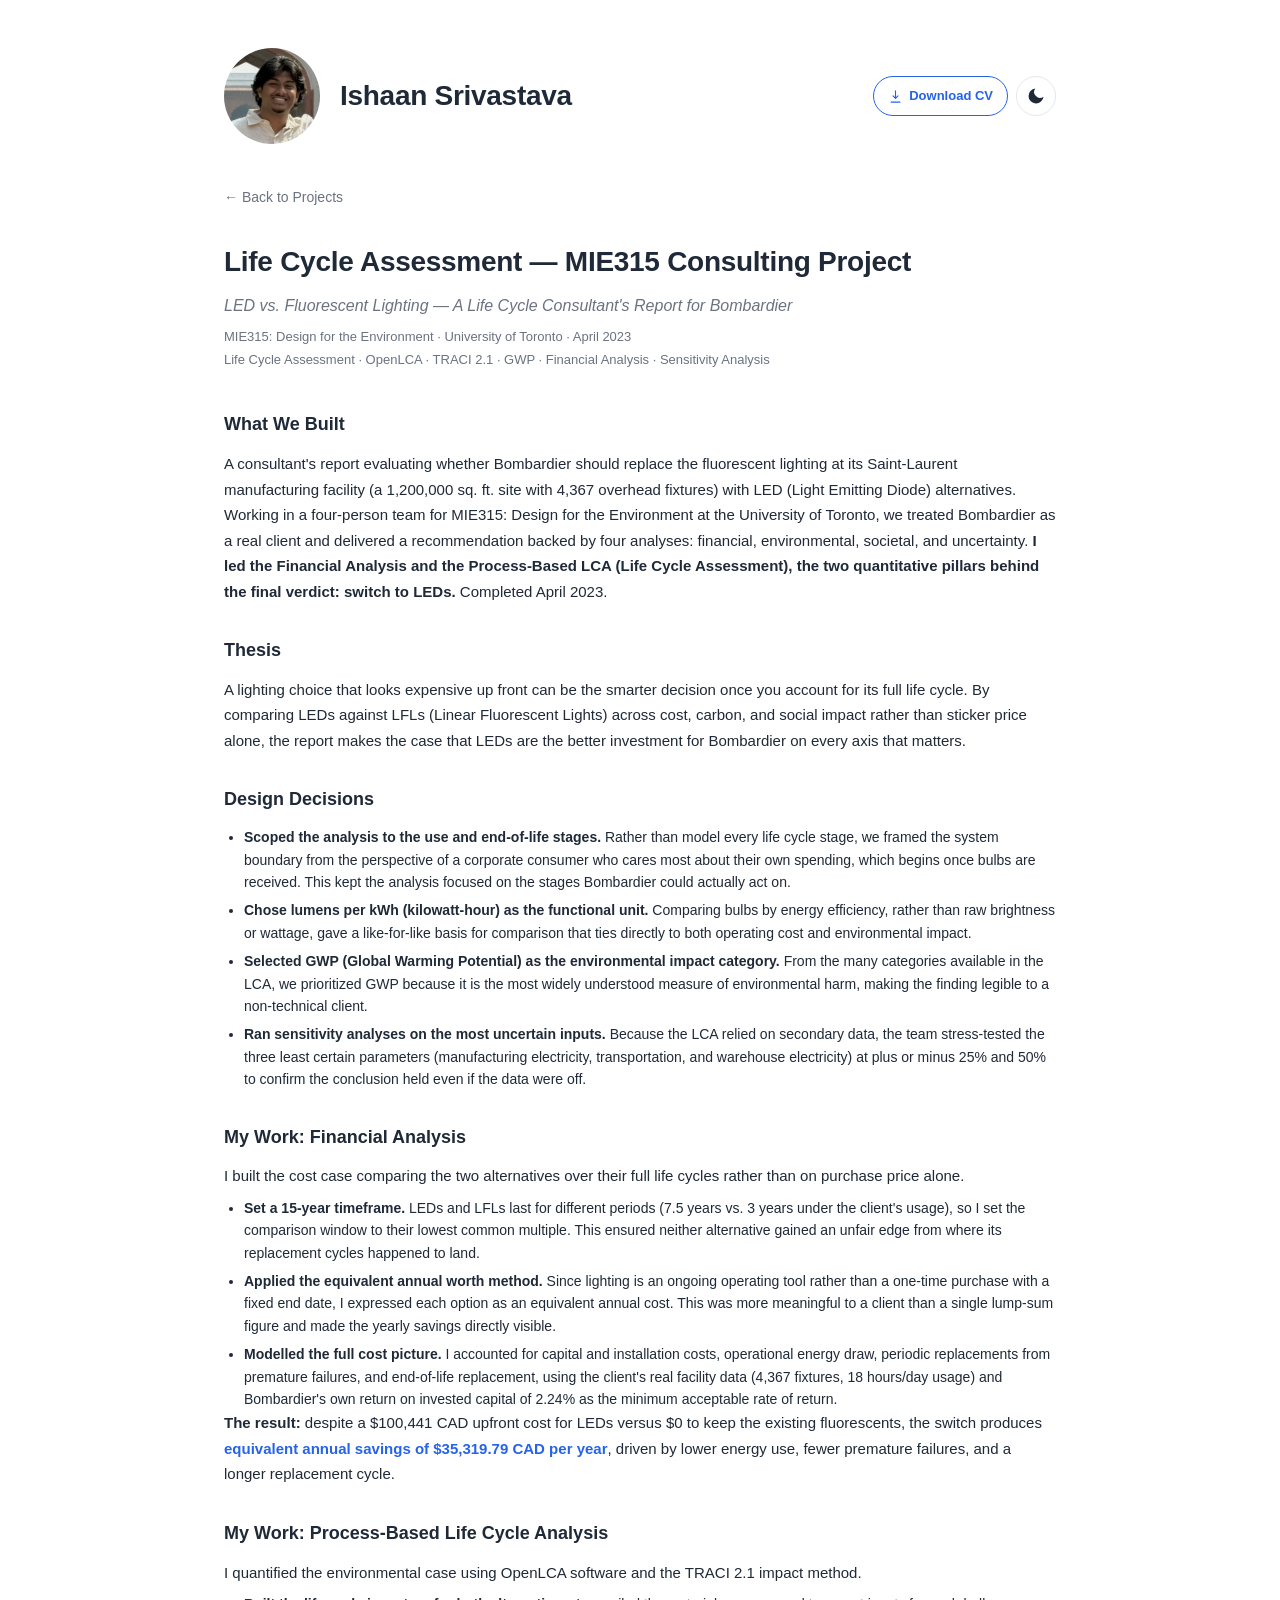
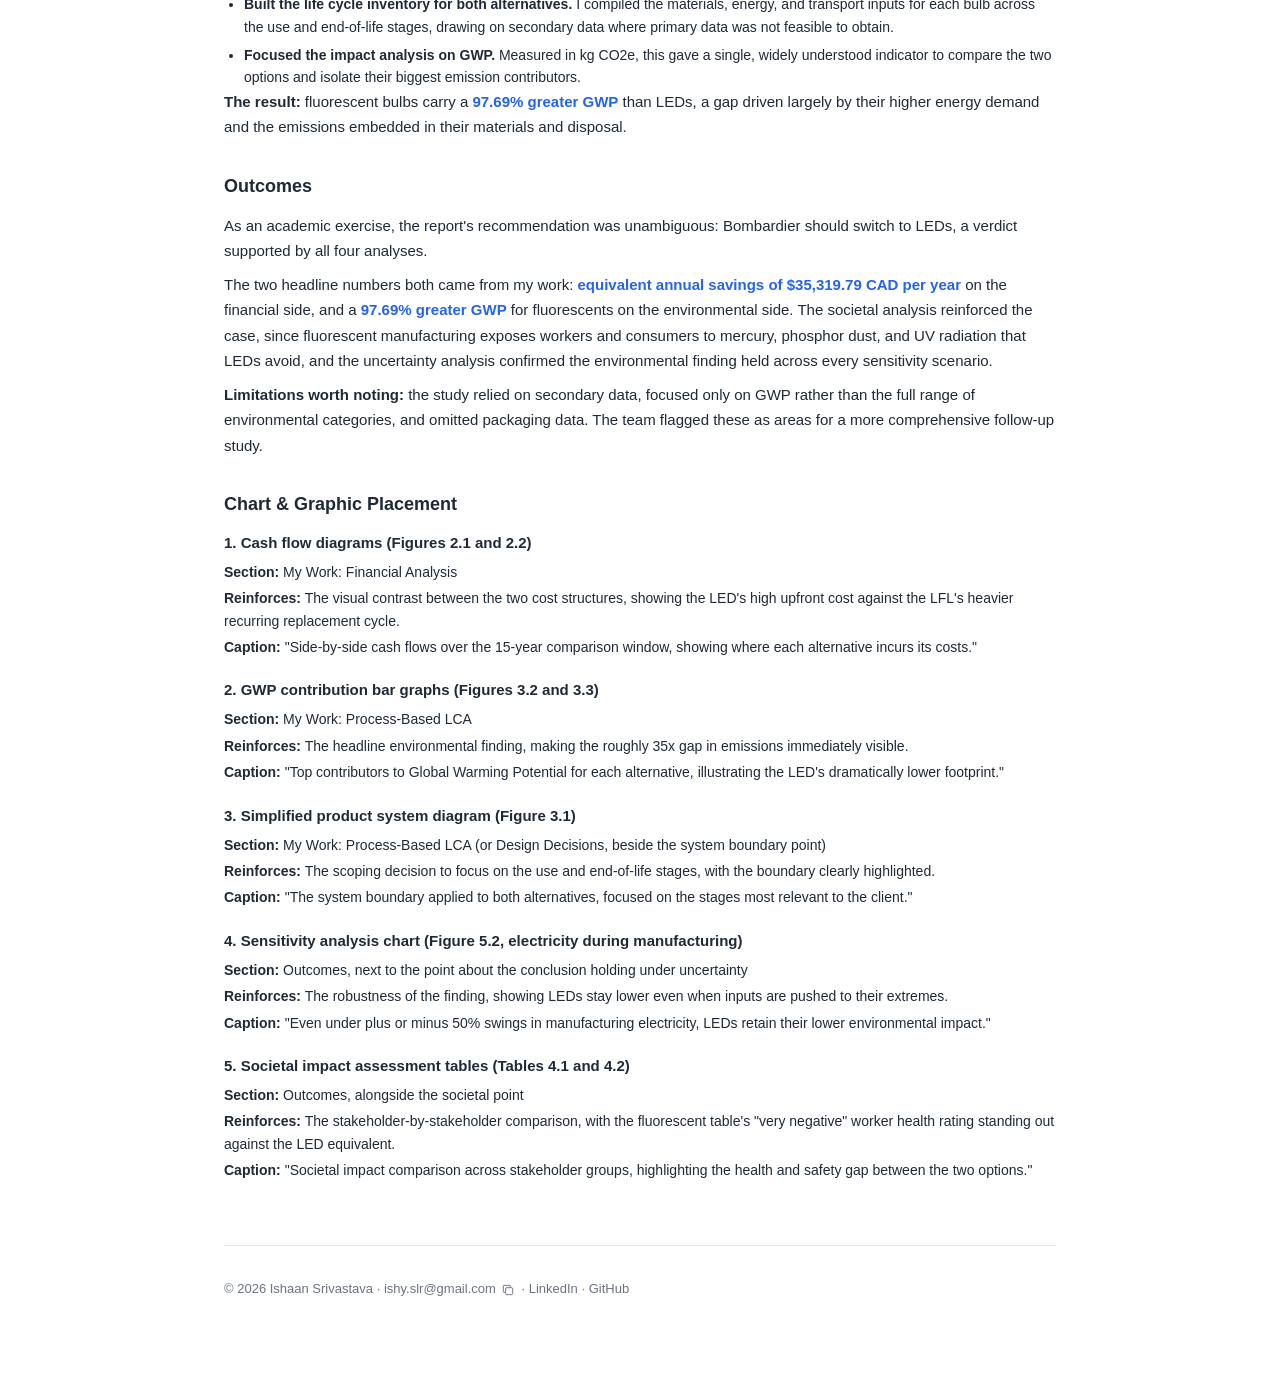
<file: project-lca.html>
<!DOCTYPE html>
<html lang="en">
<head>
  <meta charset="UTF-8" />
  <meta name="viewport" content="width=device-width, initial-scale=1.0" />
  <title>Life Cycle Assessment — MIE315 — Ishaan Srivastava</title>
  <link rel="icon" type="image/png" href="favicon.png" />
  <link rel="apple-touch-icon" href="favicon.png" />
  <link rel="stylesheet" href="styles.css" />
</head>
<body>
  <div class="page">
    <header class="header">
      <div class="header-top">
        <div class="avatar">
          <img src="avatar.jpg" alt="Photo of Ishaan Srivastava" width="96" height="96" />
        </div>
        <div class="header-text">
          <h1>Ishaan Srivastava</h1>
        </div>
        <div class="header-actions">
          <a class="cv-download" href="Ishaan-Srivastava-CV.pdf" download aria-label="Download CV as PDF" title="Download CV (PDF)">
            <svg viewBox="0 0 24 24" fill="none" xmlns="http://www.w3.org/2000/svg" aria-hidden="true">
              <path d="M12 3v12m0 0l-4-4m4 4l4-4M5 21h14" stroke="currentColor" stroke-width="1.8" stroke-linecap="round" stroke-linejoin="round" />
            </svg>
            <span class="cv-label">Download CV</span>
          </a>
          <button id="theme-toggle" class="icon-button" type="button" aria-label="Switch to dark mode" title="Switch to dark mode">
            <svg class="icon-moon" viewBox="0 0 24 24" fill="none" xmlns="http://www.w3.org/2000/svg" aria-hidden="true">
              <path d="M21 12.79A9 9 0 1 1 11.21 3 7 7 0 0 0 21 12.79z" fill="currentColor" />
            </svg>
            <svg class="icon-sun" viewBox="0 0 24 24" fill="none" xmlns="http://www.w3.org/2000/svg" aria-hidden="true" hidden>
              <circle cx="12" cy="12" r="4" fill="currentColor" />
              <path d="M12 2v2M12 20v2M4 12H2M22 12h-2M5 5l1.5 1.5M17.5 17.5L19 19M5 19l1.5-1.5M17.5 6.5L19 5" stroke="currentColor" stroke-width="2" stroke-linecap="round" />
            </svg>
          </button>
        </div>
      </div>
    </header>

    <main class="content">
      <a href="index.html#projects" class="back-link">← Back to Projects</a>

      <div class="project-hero">
        <h1>Life Cycle Assessment — MIE315 Consulting Project</h1>
        <p class="project-subtitle">LED vs. Fluorescent Lighting — A Life Cycle Consultant's Report for Bombardier</p>
        <p class="caption">MIE315: Design for the Environment · University of Toronto · April 2023</p>
        <p class="caption">Life Cycle Assessment · OpenLCA · TRACI 2.1 · GWP · Financial Analysis · Sensitivity Analysis</p>
      </div>

      <div class="project-section">
        <h2>What We Built</h2>
        <p>A consultant's report evaluating whether Bombardier should replace the fluorescent lighting at its Saint-Laurent manufacturing facility (a 1,200,000 sq. ft. site with 4,367 overhead fixtures) with LED (Light Emitting Diode) alternatives. Working in a four-person team for MIE315: Design for the Environment at the University of Toronto, we treated Bombardier as a real client and delivered a recommendation backed by four analyses: financial, environmental, societal, and uncertainty. <strong>I led the Financial Analysis and the Process-Based LCA (Life Cycle Assessment), the two quantitative pillars behind the final verdict: switch to LEDs.</strong> Completed April 2023.</p>
      </div>

      <div class="project-section">
        <h2>Thesis</h2>
        <p>A lighting choice that looks expensive up front can be the smarter decision once you account for its full life cycle. By comparing LEDs against LFLs (Linear Fluorescent Lights) across cost, carbon, and social impact rather than sticker price alone, the report makes the case that LEDs are the better investment for Bombardier on every axis that matters.</p>
      </div>

      <div class="project-section">
        <h2>Design Decisions</h2>
        <ul class="bullet-list">
          <li><strong>Scoped the analysis to the use and end-of-life stages.</strong> Rather than model every life cycle stage, we framed the system boundary from the perspective of a corporate consumer who cares most about their own spending, which begins once bulbs are received. This kept the analysis focused on the stages Bombardier could actually act on.</li>
          <li><strong>Chose lumens per kWh (kilowatt-hour) as the functional unit.</strong> Comparing bulbs by energy efficiency, rather than raw brightness or wattage, gave a like-for-like basis for comparison that ties directly to both operating cost and environmental impact.</li>
          <li><strong>Selected GWP (Global Warming Potential) as the environmental impact category.</strong> From the many categories available in the LCA, we prioritized GWP because it is the most widely understood measure of environmental harm, making the finding legible to a non-technical client.</li>
          <li><strong>Ran sensitivity analyses on the most uncertain inputs.</strong> Because the LCA relied on secondary data, the team stress-tested the three least certain parameters (manufacturing electricity, transportation, and warehouse electricity) at plus or minus 25% and 50% to confirm the conclusion held even if the data were off.</li>
        </ul>
      </div>

      <div class="project-section">
        <h2>My Work: Financial Analysis</h2>
        <p>I built the cost case comparing the two alternatives over their full life cycles rather than on purchase price alone.</p>
        <ul class="bullet-list">
          <li><strong>Set a 15-year timeframe.</strong> LEDs and LFLs last for different periods (7.5 years vs. 3 years under the client's usage), so I set the comparison window to their lowest common multiple. This ensured neither alternative gained an unfair edge from where its replacement cycles happened to land.</li>
          <li><strong>Applied the equivalent annual worth method.</strong> Since lighting is an ongoing operating tool rather than a one-time purchase with a fixed end date, I expressed each option as an equivalent annual cost. This was more meaningful to a client than a single lump-sum figure and made the yearly savings directly visible.</li>
          <li><strong>Modelled the full cost picture.</strong> I accounted for capital and installation costs, operational energy draw, periodic replacements from premature failures, and end-of-life replacement, using the client's real facility data (4,367 fixtures, 18 hours/day usage) and Bombardier's own return on invested capital of 2.24% as the minimum acceptable rate of return.</li>
        </ul>
        <p><strong>The result:</strong> despite a $100,441 CAD upfront cost for LEDs versus $0 to keep the existing fluorescents, the switch produces <span class="highlight">equivalent annual savings of $35,319.79 CAD per year</span>, driven by lower energy use, fewer premature failures, and a longer replacement cycle.</p>
      </div>

      <div class="project-section">
        <h2>My Work: Process-Based Life Cycle Analysis</h2>
        <p>I quantified the environmental case using OpenLCA software and the TRACI 2.1 impact method.</p>
        <ul class="bullet-list">
          <li><strong>Built the life cycle inventory for both alternatives.</strong> I compiled the materials, energy, and transport inputs for each bulb across the use and end-of-life stages, drawing on secondary data where primary data was not feasible to obtain.</li>
          <li><strong>Focused the impact analysis on GWP.</strong> Measured in kg CO2e, this gave a single, widely understood indicator to compare the two options and isolate their biggest emission contributors.</li>
        </ul>
        <p><strong>The result:</strong> fluorescent bulbs carry a <span class="highlight">97.69% greater GWP</span> than LEDs, a gap driven largely by their higher energy demand and the emissions embedded in their materials and disposal.</p>
      </div>

      <div class="project-section">
        <h2>Outcomes</h2>
        <p>As an academic exercise, the report's recommendation was unambiguous: Bombardier should switch to LEDs, a verdict supported by all four analyses.</p>
        <p>The two headline numbers both came from my work: <span class="highlight">equivalent annual savings of $35,319.79 CAD per year</span> on the financial side, and a <span class="highlight">97.69% greater GWP</span> for fluorescents on the environmental side. The societal analysis reinforced the case, since fluorescent manufacturing exposes workers and consumers to mercury, phosphor dust, and UV radiation that LEDs avoid, and the uncertainty analysis confirmed the environmental finding held across every sensitivity scenario.</p>
        <p><strong>Limitations worth noting:</strong> the study relied on secondary data, focused only on GWP rather than the full range of environmental categories, and omitted packaging data. The team flagged these as areas for a more comprehensive follow-up study.</p>
      </div>

      <div class="project-section">
        <h2>Chart &amp; Graphic Placement</h2>

        <div class="figure-note">
          <h3>1. Cash flow diagrams (Figures 2.1 and 2.2)</h3>
          <p><strong>Section:</strong> My Work: Financial Analysis</p>
          <p><strong>Reinforces:</strong> The visual contrast between the two cost structures, showing the LED's high upfront cost against the LFL's heavier recurring replacement cycle.</p>
          <p><strong>Caption:</strong> "Side-by-side cash flows over the 15-year comparison window, showing where each alternative incurs its costs."</p>
        </div>

        <div class="figure-note">
          <h3>2. GWP contribution bar graphs (Figures 3.2 and 3.3)</h3>
          <p><strong>Section:</strong> My Work: Process-Based LCA</p>
          <p><strong>Reinforces:</strong> The headline environmental finding, making the roughly 35x gap in emissions immediately visible.</p>
          <p><strong>Caption:</strong> "Top contributors to Global Warming Potential for each alternative, illustrating the LED's dramatically lower footprint."</p>
        </div>

        <div class="figure-note">
          <h3>3. Simplified product system diagram (Figure 3.1)</h3>
          <p><strong>Section:</strong> My Work: Process-Based LCA (or Design Decisions, beside the system boundary point)</p>
          <p><strong>Reinforces:</strong> The scoping decision to focus on the use and end-of-life stages, with the boundary clearly highlighted.</p>
          <p><strong>Caption:</strong> "The system boundary applied to both alternatives, focused on the stages most relevant to the client."</p>
        </div>

        <div class="figure-note">
          <h3>4. Sensitivity analysis chart (Figure 5.2, electricity during manufacturing)</h3>
          <p><strong>Section:</strong> Outcomes, next to the point about the conclusion holding under uncertainty</p>
          <p><strong>Reinforces:</strong> The robustness of the finding, showing LEDs stay lower even when inputs are pushed to their extremes.</p>
          <p><strong>Caption:</strong> "Even under plus or minus 50% swings in manufacturing electricity, LEDs retain their lower environmental impact."</p>
        </div>

        <div class="figure-note">
          <h3>5. Societal impact assessment tables (Tables 4.1 and 4.2)</h3>
          <p><strong>Section:</strong> Outcomes, alongside the societal point</p>
          <p><strong>Reinforces:</strong> The stakeholder-by-stakeholder comparison, with the fluorescent table's "very negative" worker health rating standing out against the LED equivalent.</p>
          <p><strong>Caption:</strong> "Societal impact comparison across stakeholder groups, highlighting the health and safety gap between the two options."</p>
        </div>
      </div>
    </main>

    <footer class="footer">
      <p>
        © 2026 Ishaan Srivastava ·
        <span class="contact-email">
          <a href="mailto:ishy.slr@gmail.com">ishy.slr@gmail.com</a>
          <button type="button" class="copy-email-btn" data-email="ishy.slr@gmail.com" aria-label="Copy email address" title="Copy email address">
            <svg class="icon-copy" viewBox="0 0 24 24" fill="none" xmlns="http://www.w3.org/2000/svg" aria-hidden="true">
              <rect x="8" y="8" width="12" height="12" rx="2" stroke="currentColor" stroke-width="1.6" />
              <path d="M16 8V5a1 1 0 0 0-1-1H5a1 1 0 0 0-1 1v10a1 1 0 0 0 1 1h3" stroke="currentColor" stroke-width="1.6" />
            </svg>
            <svg class="icon-check" viewBox="0 0 24 24" fill="none" xmlns="http://www.w3.org/2000/svg" aria-hidden="true" hidden>
              <path d="M5 13l4 4L19 7" stroke="currentColor" stroke-width="2" stroke-linecap="round" stroke-linejoin="round" />
            </svg>
          </button>
          <span class="copy-feedback" role="status" aria-live="polite"></span>
        </span>
        · <a href="https://www.linkedin.com/in/ishaan-srivastava-78034918b/" target="_blank" rel="noopener noreferrer">LinkedIn</a> · <a href="https://github.com/IshaanSrivastava1" target="_blank" rel="noopener noreferrer">GitHub</a>
      </p>
    </footer>
  </div>

  <button id="back-to-top" class="back-to-top" type="button" aria-label="Back to top" title="Back to top">
    <svg viewBox="0 0 24 24" fill="none" xmlns="http://www.w3.org/2000/svg" aria-hidden="true">
      <path d="M12 19V5M5 12l7-7 7 7" stroke="currentColor" stroke-width="2" stroke-linecap="round" stroke-linejoin="round" />
    </svg>
  </button>

  <script src="script.js"></script>
</body>
</html>
</file>
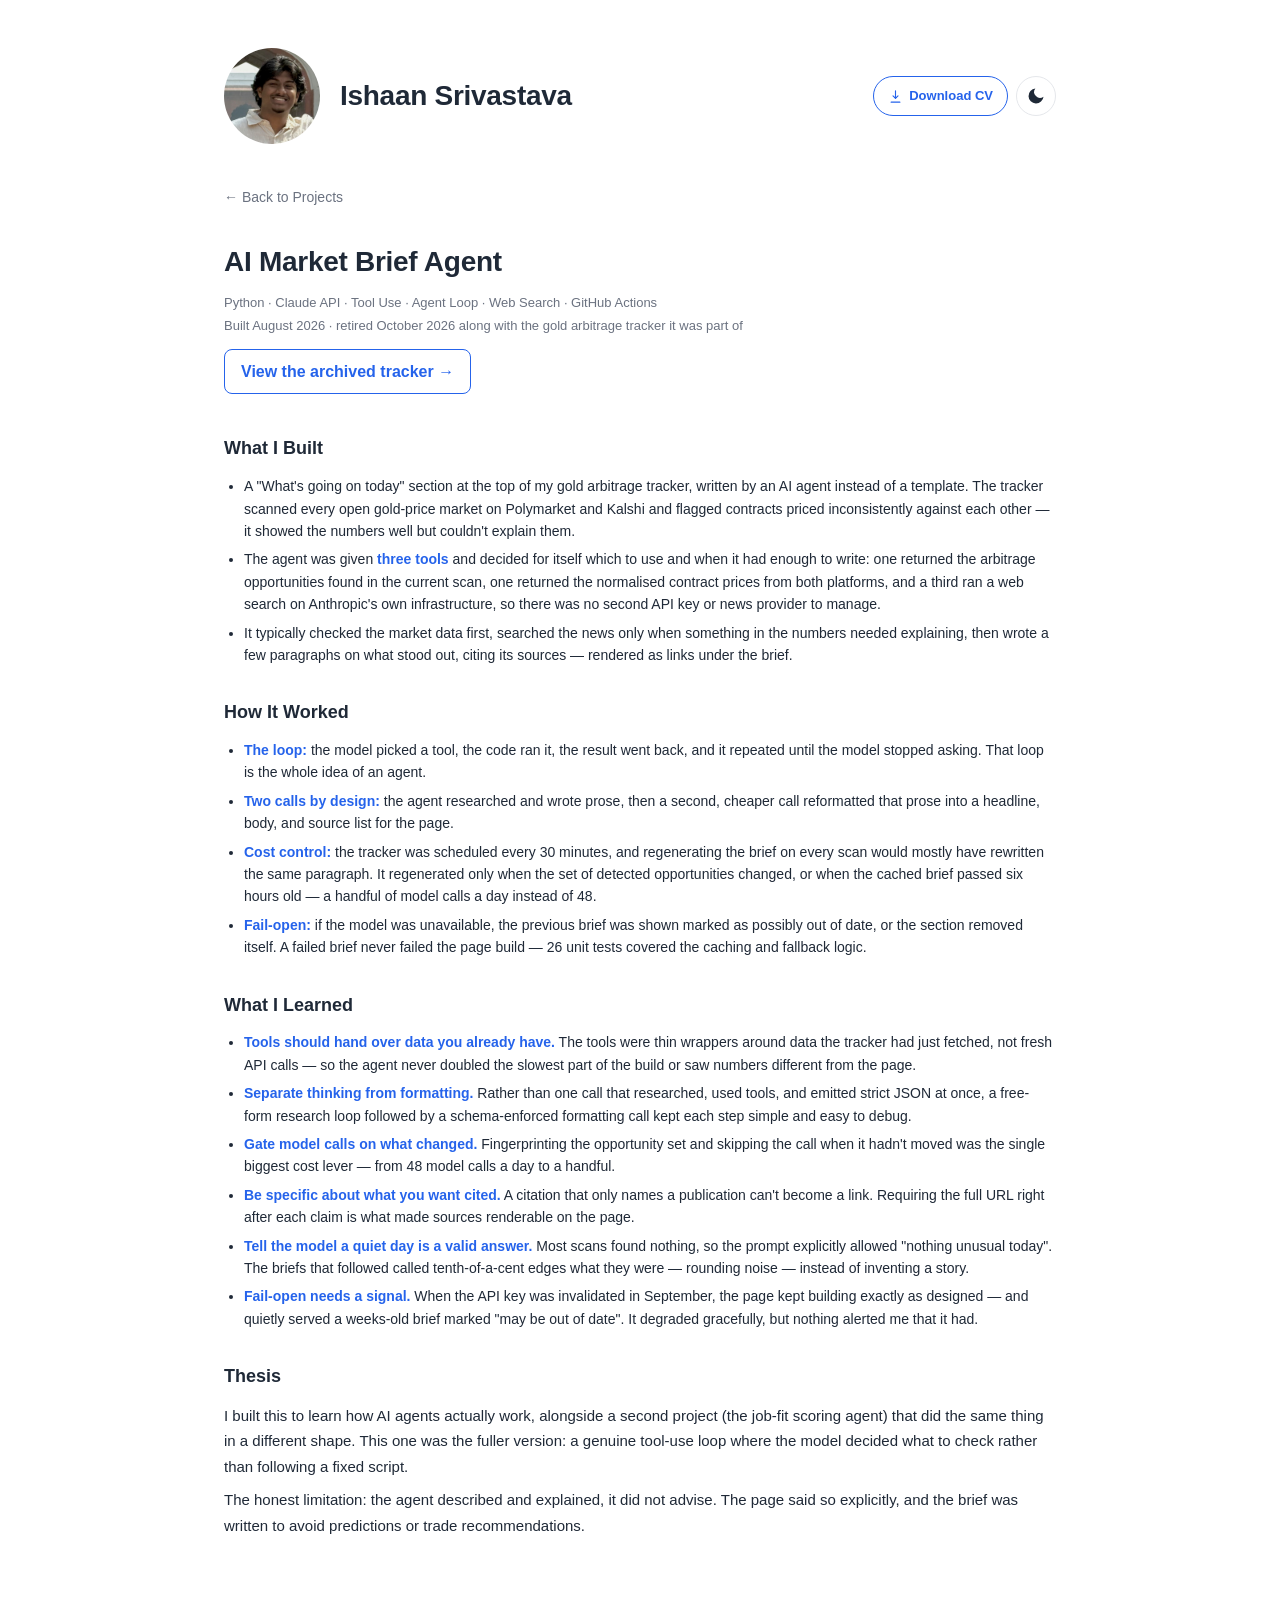
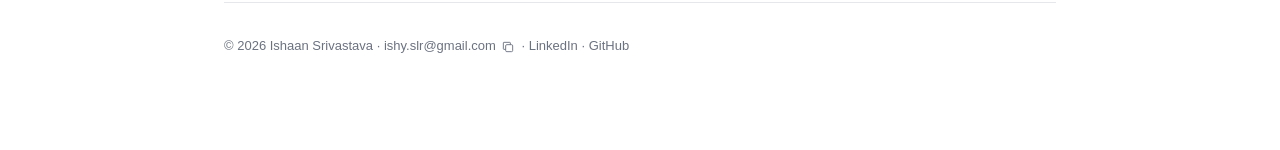
<file: project-market-brief.html>
<!DOCTYPE html>
<html lang="en">
<head>
  <meta charset="UTF-8" />
  <meta name="viewport" content="width=device-width, initial-scale=1.0" />
  <title>AI Market Brief Agent — Ishaan Srivastava</title>
  <link rel="icon" type="image/png" href="favicon.png" />
  <link rel="apple-touch-icon" href="favicon.png" />
  <link rel="stylesheet" href="styles.css" />
</head>
<body>
  <div class="page">
    <header class="header">
      <div class="header-top">
        <div class="avatar">
          <img src="avatar.jpg" alt="Photo of Ishaan Srivastava" width="96" height="96" />
        </div>
        <div class="header-text">
          <h1>Ishaan Srivastava</h1>
        </div>
        <div class="header-actions">
          <a class="cv-download" href="Ishaan-Srivastava-CV.pdf" download aria-label="Download CV as PDF" title="Download CV (PDF)">
            <svg viewBox="0 0 24 24" fill="none" xmlns="http://www.w3.org/2000/svg" aria-hidden="true">
              <path d="M12 3v12m0 0l-4-4m4 4l4-4M5 21h14" stroke="currentColor" stroke-width="1.8" stroke-linecap="round" stroke-linejoin="round" />
            </svg>
            <span class="cv-label">Download CV</span>
          </a>
          <button id="theme-toggle" class="icon-button" type="button" aria-label="Switch to dark mode" title="Switch to dark mode">
            <svg class="icon-moon" viewBox="0 0 24 24" fill="none" xmlns="http://www.w3.org/2000/svg" aria-hidden="true">
              <path d="M21 12.79A9 9 0 1 1 11.21 3 7 7 0 0 0 21 12.79z" fill="currentColor" />
            </svg>
            <svg class="icon-sun" viewBox="0 0 24 24" fill="none" xmlns="http://www.w3.org/2000/svg" aria-hidden="true" hidden>
              <circle cx="12" cy="12" r="4" fill="currentColor" />
              <path d="M12 2v2M12 20v2M4 12H2M22 12h-2M5 5l1.5 1.5M17.5 17.5L19 19M5 19l1.5-1.5M17.5 6.5L19 5" stroke="currentColor" stroke-width="2" stroke-linecap="round" />
            </svg>
          </button>
        </div>
      </div>
    </header>

    <main class="content">
      <a href="index.html#projects" class="back-link">← Back to Projects</a>

      <div class="project-hero">
        <h1>AI Market Brief Agent</h1>
        <p class="caption">Python · Claude API · Tool Use · Agent Loop · Web Search · GitHub Actions</p>
        <p class="caption">Built August 2026 · retired October 2026 along with the gold arbitrage tracker it was part of</p>
        <a href="https://ishaansrivastava1.github.io/markets-dashboard-v2/arb.html" class="live-link" target="_blank" rel="noopener noreferrer">View the archived tracker →</a>
      </div>

      <div class="project-section">
        <h2>What I Built</h2>
        <ul class="bullet-list">
          <li>A "What's going on today" section at the top of my gold arbitrage tracker, written by an AI agent instead of a template. The tracker scanned every open gold-price market on Polymarket and Kalshi and flagged contracts priced inconsistently against each other — it showed the numbers well but couldn't explain them.</li>
          <li>The agent was given <span class="highlight">three tools</span> and decided for itself which to use and when it had enough to write: one returned the arbitrage opportunities found in the current scan, one returned the normalised contract prices from both platforms, and a third ran a web search on Anthropic's own infrastructure, so there was no second API key or news provider to manage.</li>
          <li>It typically checked the market data first, searched the news only when something in the numbers needed explaining, then wrote a few paragraphs on what stood out, citing its sources — rendered as links under the brief.</li>
        </ul>
      </div>

      <div class="project-section">
        <h2>How It Worked</h2>
        <ul class="bullet-list">
          <li><span class="highlight">The loop:</span> the model picked a tool, the code ran it, the result went back, and it repeated until the model stopped asking. That loop is the whole idea of an agent.</li>
          <li><span class="highlight">Two calls by design:</span> the agent researched and wrote prose, then a second, cheaper call reformatted that prose into a headline, body, and source list for the page.</li>
          <li><span class="highlight">Cost control:</span> the tracker was scheduled every 30 minutes, and regenerating the brief on every scan would mostly have rewritten the same paragraph. It regenerated only when the set of detected opportunities changed, or when the cached brief passed six hours old — a handful of model calls a day instead of 48.</li>
          <li><span class="highlight">Fail-open:</span> if the model was unavailable, the previous brief was shown marked as possibly out of date, or the section removed itself. A failed brief never failed the page build — 26 unit tests covered the caching and fallback logic.</li>
        </ul>
      </div>

      <div class="project-section">
        <h2>What I Learned</h2>
        <ul class="bullet-list">
          <li><span class="highlight">Tools should hand over data you already have.</span> The tools were thin wrappers around data the tracker had just fetched, not fresh API calls — so the agent never doubled the slowest part of the build or saw numbers different from the page.</li>
          <li><span class="highlight">Separate thinking from formatting.</span> Rather than one call that researched, used tools, and emitted strict JSON at once, a free-form research loop followed by a schema-enforced formatting call kept each step simple and easy to debug.</li>
          <li><span class="highlight">Gate model calls on what changed.</span> Fingerprinting the opportunity set and skipping the call when it hadn't moved was the single biggest cost lever — from 48 model calls a day to a handful.</li>
          <li><span class="highlight">Be specific about what you want cited.</span> A citation that only names a publication can't become a link. Requiring the full URL right after each claim is what made sources renderable on the page.</li>
          <li><span class="highlight">Tell the model a quiet day is a valid answer.</span> Most scans found nothing, so the prompt explicitly allowed "nothing unusual today". The briefs that followed called tenth-of-a-cent edges what they were — rounding noise — instead of inventing a story.</li>
          <li><span class="highlight">Fail-open needs a signal.</span> When the API key was invalidated in September, the page kept building exactly as designed — and quietly served a weeks-old brief marked "may be out of date". It degraded gracefully, but nothing alerted me that it had.</li>
        </ul>
      </div>

      <div class="project-section">
        <h2>Thesis</h2>
        <p>I built this to learn how AI agents actually work, alongside a second project (the job-fit scoring agent) that did the same thing in a different shape. This one was the fuller version: a genuine tool-use loop where the model decided what to check rather than following a fixed script.</p>
        <p>The honest limitation: the agent described and explained, it did not advise. The page said so explicitly, and the brief was written to avoid predictions or trade recommendations.</p>
      </div>
    </main>

    <footer class="footer">
      <p>
        © 2026 Ishaan Srivastava ·
        <span class="contact-email">
          <a href="mailto:ishy.slr@gmail.com">ishy.slr@gmail.com</a>
          <button type="button" class="copy-email-btn" data-email="ishy.slr@gmail.com" aria-label="Copy email address" title="Copy email address">
            <svg class="icon-copy" viewBox="0 0 24 24" fill="none" xmlns="http://www.w3.org/2000/svg" aria-hidden="true">
              <rect x="8" y="8" width="12" height="12" rx="2" stroke="currentColor" stroke-width="1.6" />
              <path d="M16 8V5a1 1 0 0 0-1-1H5a1 1 0 0 0-1 1v10a1 1 0 0 0 1 1h3" stroke="currentColor" stroke-width="1.6" />
            </svg>
            <svg class="icon-check" viewBox="0 0 24 24" fill="none" xmlns="http://www.w3.org/2000/svg" aria-hidden="true" hidden>
              <path d="M5 13l4 4L19 7" stroke="currentColor" stroke-width="2" stroke-linecap="round" stroke-linejoin="round" />
            </svg>
          </button>
          <span class="copy-feedback" role="status" aria-live="polite"></span>
        </span>
        · <a href="https://www.linkedin.com/in/ishaan-srivastava-78034918b/" target="_blank" rel="noopener noreferrer">LinkedIn</a> · <a href="https://github.com/IshaanSrivastava1" target="_blank" rel="noopener noreferrer">GitHub</a>
      </p>
    </footer>
  </div>

  <button id="back-to-top" class="back-to-top" type="button" aria-label="Back to top" title="Back to top">
    <svg viewBox="0 0 24 24" fill="none" xmlns="http://www.w3.org/2000/svg" aria-hidden="true">
      <path d="M12 19V5M5 12l7-7 7 7" stroke="currentColor" stroke-width="2" stroke-linecap="round" stroke-linejoin="round" />
    </svg>
  </button>

  <script src="script.js"></script>
</body>
</html>
</file>
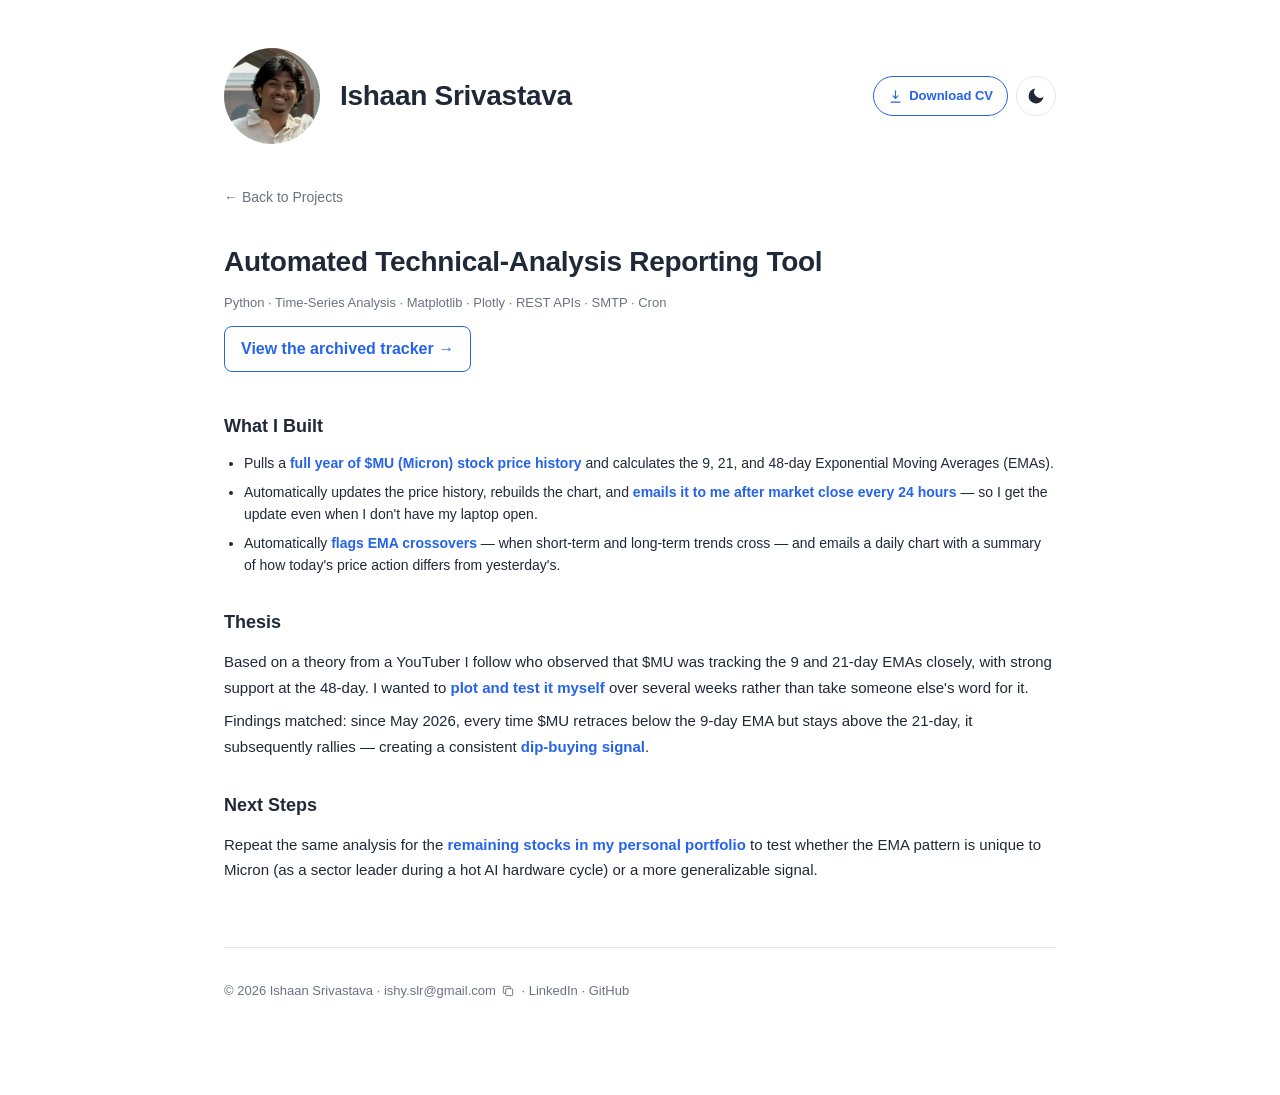
<file: project-mu-ema.html>
<!DOCTYPE html>
<html lang="en">
<head>
  <meta charset="UTF-8" />
  <meta name="viewport" content="width=device-width, initial-scale=1.0" />
  <title>Automated Technical-Analysis Reporting Tool — Ishaan Srivastava</title>
  <link rel="icon" type="image/png" href="favicon.png" />
  <link rel="apple-touch-icon" href="favicon.png" />
  <link rel="stylesheet" href="styles.css" />
</head>
<body>
  <div class="page">
    <header class="header">
      <div class="header-top">
        <div class="avatar">
          <img src="avatar.jpg" alt="Photo of Ishaan Srivastava" width="96" height="96" />
        </div>
        <div class="header-text">
          <h1>Ishaan Srivastava</h1>
        </div>
        <div class="header-actions">
          <a class="cv-download" href="Ishaan-Srivastava-CV.pdf" download aria-label="Download CV as PDF" title="Download CV (PDF)">
            <svg viewBox="0 0 24 24" fill="none" xmlns="http://www.w3.org/2000/svg" aria-hidden="true">
              <path d="M12 3v12m0 0l-4-4m4 4l4-4M5 21h14" stroke="currentColor" stroke-width="1.8" stroke-linecap="round" stroke-linejoin="round" />
            </svg>
            <span class="cv-label">Download CV</span>
          </a>
          <button id="theme-toggle" class="icon-button" type="button" aria-label="Switch to dark mode" title="Switch to dark mode">
            <svg class="icon-moon" viewBox="0 0 24 24" fill="none" xmlns="http://www.w3.org/2000/svg" aria-hidden="true">
              <path d="M21 12.79A9 9 0 1 1 11.21 3 7 7 0 0 0 21 12.79z" fill="currentColor" />
            </svg>
            <svg class="icon-sun" viewBox="0 0 24 24" fill="none" xmlns="http://www.w3.org/2000/svg" aria-hidden="true" hidden>
              <circle cx="12" cy="12" r="4" fill="currentColor" />
              <path d="M12 2v2M12 20v2M4 12H2M22 12h-2M5 5l1.5 1.5M17.5 17.5L19 19M5 19l1.5-1.5M17.5 6.5L19 5" stroke="currentColor" stroke-width="2" stroke-linecap="round" />
            </svg>
          </button>
        </div>
      </div>
    </header>

    <main class="content">
      <a href="index.html#projects" class="back-link">← Back to Projects</a>

      <div class="project-hero">
        <h1>Automated Technical-Analysis Reporting Tool</h1>
        <p class="caption">Python · Time-Series Analysis · Matplotlib · Plotly · REST APIs · SMTP · Cron</p>
        <a href="https://ishaansrivastava1.github.io/markets-dashboard-v2/#mu" class="live-link" target="_blank" rel="noopener noreferrer">View the archived tracker →</a>
      </div>

      <div class="project-section">
        <h2>What I Built</h2>
        <ul class="bullet-list">
          <li>Pulls a <span class="highlight">full year of $MU (Micron) stock price history</span> and calculates the 9, 21, and 48-day Exponential Moving Averages (EMAs).</li>
          <li>Automatically updates the price history, rebuilds the chart, and <span class="highlight">emails it to me after market close every 24 hours</span> — so I get the update even when I don't have my laptop open.</li>
          <li>Automatically <span class="highlight">flags EMA crossovers</span> — when short-term and long-term trends cross — and emails a daily chart with a summary of how today's price action differs from yesterday's.</li>
        </ul>
      </div>

      <div class="project-section">
        <h2>Thesis</h2>
        <p>Based on a theory from a YouTuber I follow who observed that $MU was tracking the 9 and 21-day EMAs closely, with strong support at the 48-day. I wanted to <span class="highlight">plot and test it myself</span> over several weeks rather than take someone else's word for it.</p>
        <p>Findings matched: since May 2026, every time $MU retraces below the 9-day EMA but stays above the 21-day, it subsequently rallies — creating a consistent <span class="highlight">dip-buying signal</span>.</p>
      </div>

      <div class="project-section">
        <h2>Next Steps</h2>
        <p>Repeat the same analysis for the <span class="highlight">remaining stocks in my personal portfolio</span> to test whether the EMA pattern is unique to Micron (as a sector leader during a hot AI hardware cycle) or a more generalizable signal.</p>
      </div>
    </main>

    <footer class="footer">
      <p>
        © 2026 Ishaan Srivastava ·
        <span class="contact-email">
          <a href="mailto:ishy.slr@gmail.com">ishy.slr@gmail.com</a>
          <button type="button" class="copy-email-btn" data-email="ishy.slr@gmail.com" aria-label="Copy email address" title="Copy email address">
            <svg class="icon-copy" viewBox="0 0 24 24" fill="none" xmlns="http://www.w3.org/2000/svg" aria-hidden="true">
              <rect x="8" y="8" width="12" height="12" rx="2" stroke="currentColor" stroke-width="1.6" />
              <path d="M16 8V5a1 1 0 0 0-1-1H5a1 1 0 0 0-1 1v10a1 1 0 0 0 1 1h3" stroke="currentColor" stroke-width="1.6" />
            </svg>
            <svg class="icon-check" viewBox="0 0 24 24" fill="none" xmlns="http://www.w3.org/2000/svg" aria-hidden="true" hidden>
              <path d="M5 13l4 4L19 7" stroke="currentColor" stroke-width="2" stroke-linecap="round" stroke-linejoin="round" />
            </svg>
          </button>
          <span class="copy-feedback" role="status" aria-live="polite"></span>
        </span>
        · <a href="https://www.linkedin.com/in/ishaan-srivastava-78034918b/" target="_blank" rel="noopener noreferrer">LinkedIn</a> · <a href="https://github.com/IshaanSrivastava1" target="_blank" rel="noopener noreferrer">GitHub</a>
      </p>
    </footer>
  </div>

  <button id="back-to-top" class="back-to-top" type="button" aria-label="Back to top" title="Back to top">
    <svg viewBox="0 0 24 24" fill="none" xmlns="http://www.w3.org/2000/svg" aria-hidden="true">
      <path d="M12 19V5M5 12l7-7 7 7" stroke="currentColor" stroke-width="2" stroke-linecap="round" stroke-linejoin="round" />
    </svg>
  </button>

  <script src="script.js"></script>
</body>
</html>
</file>
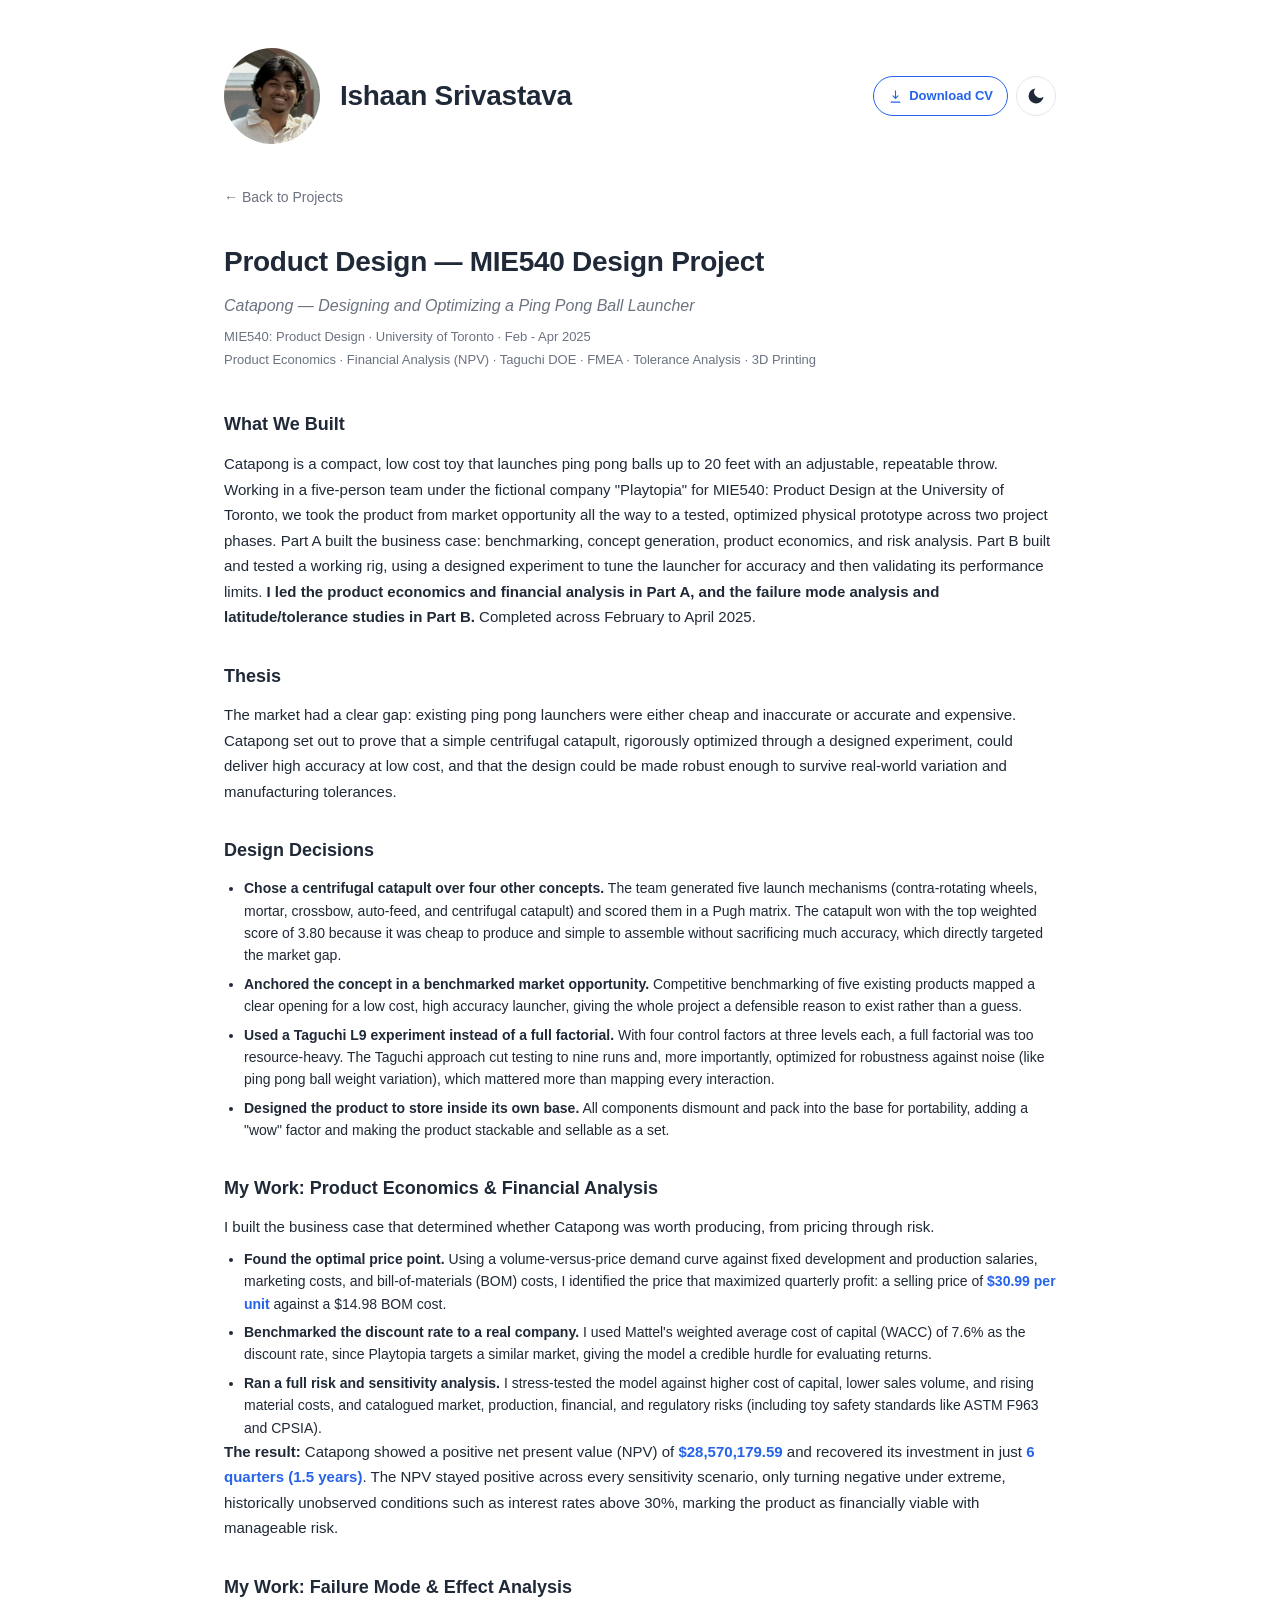
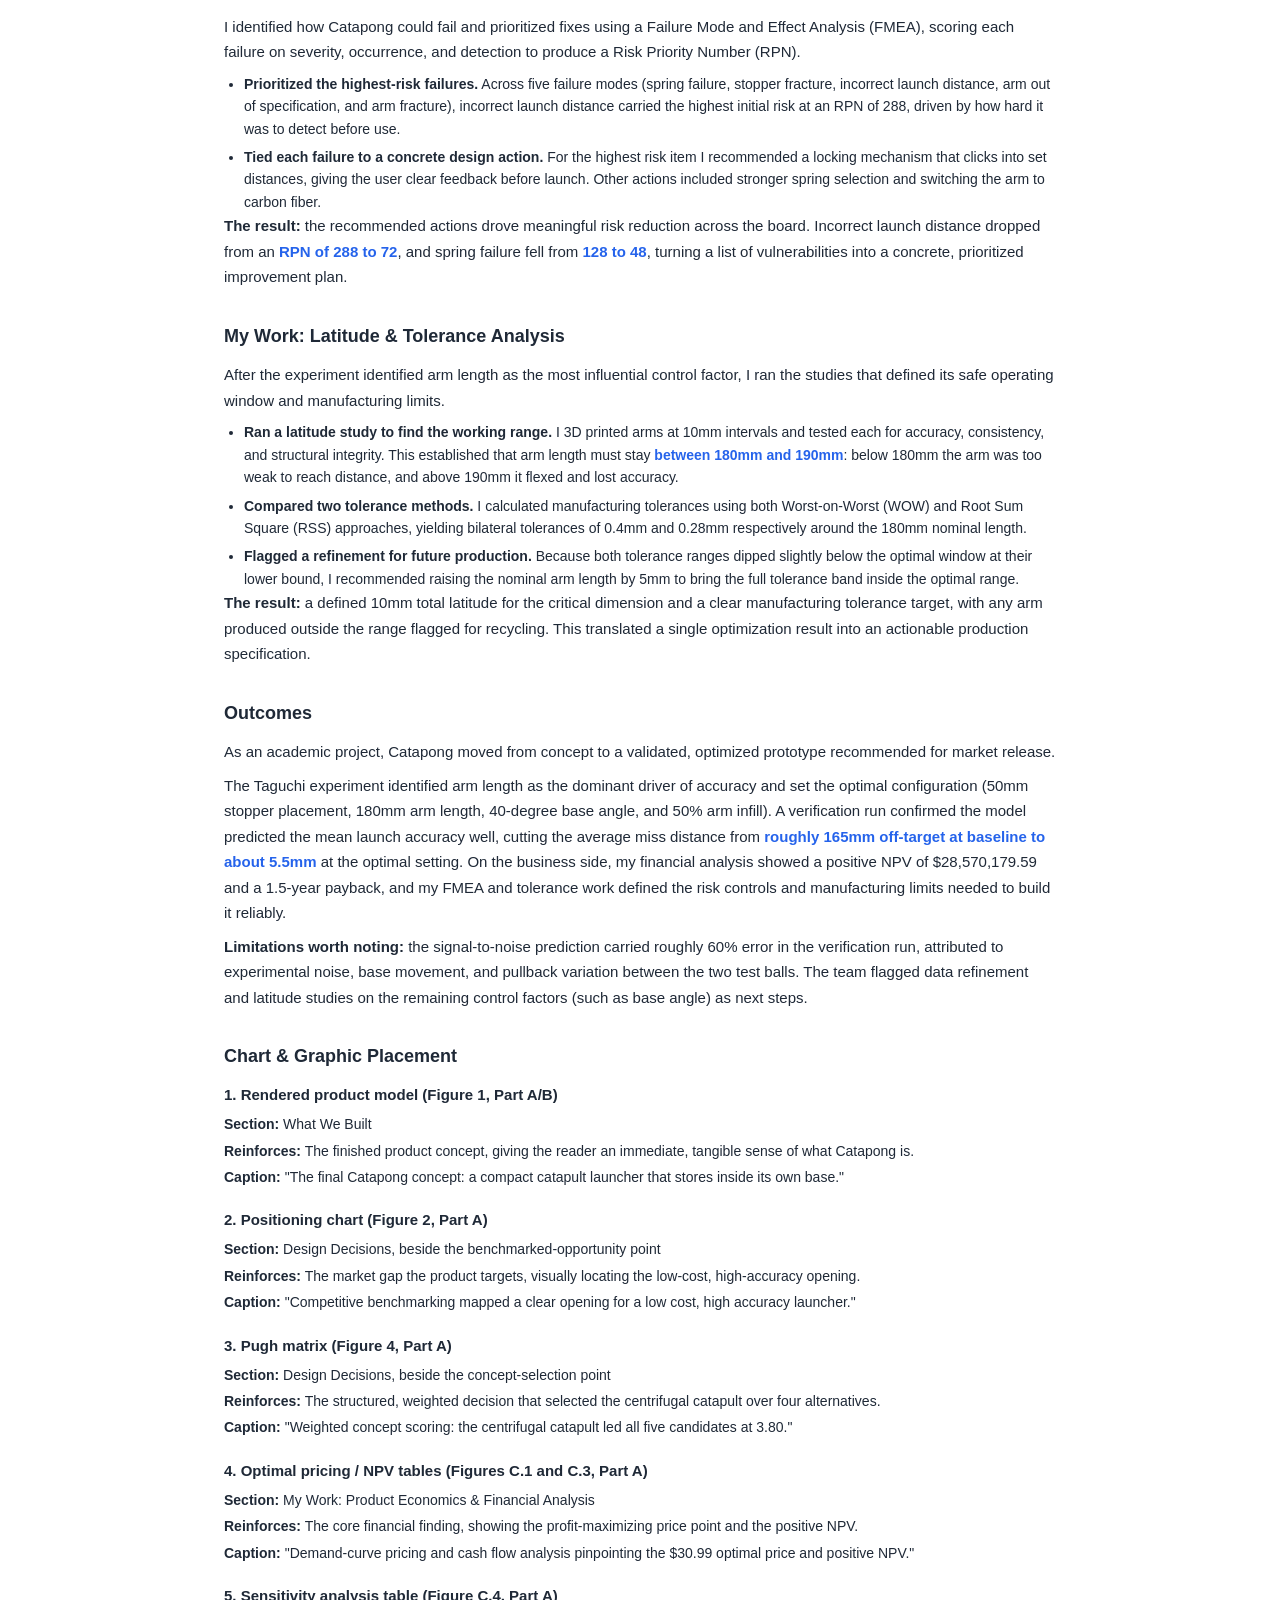
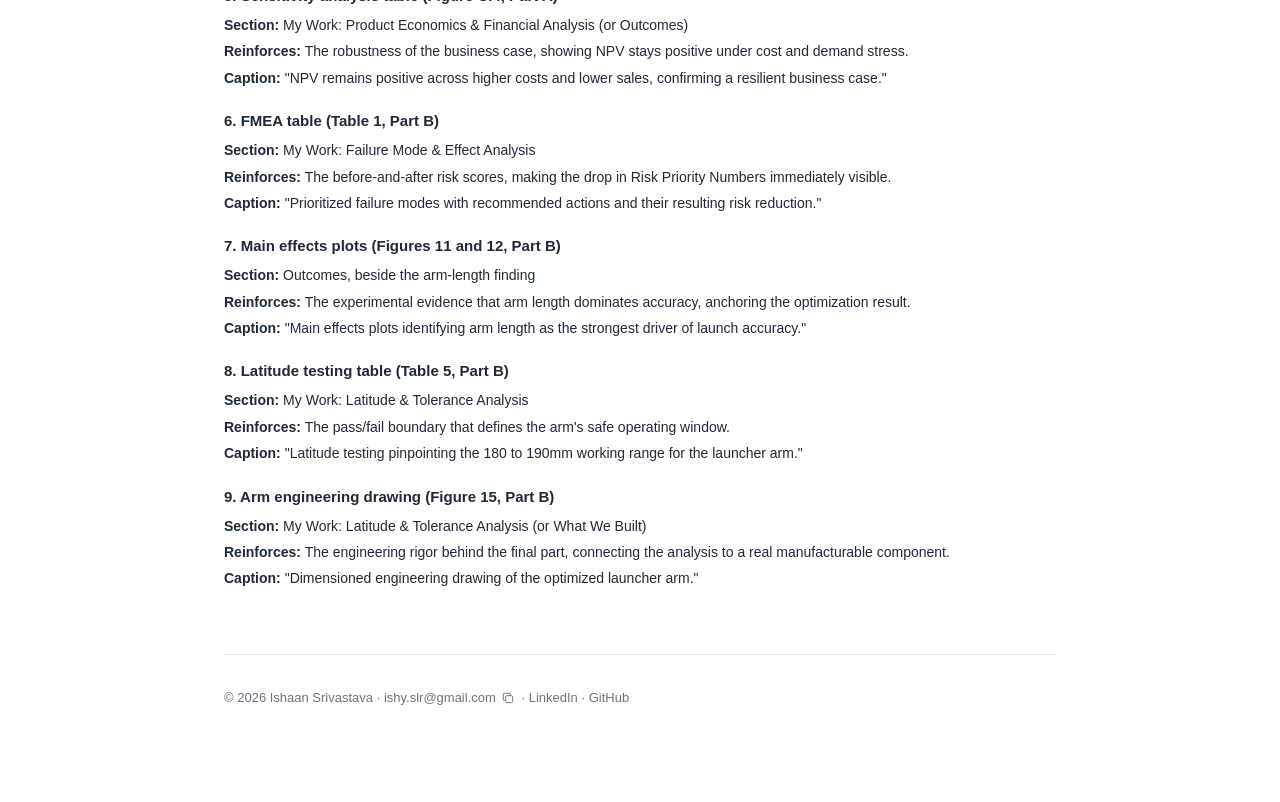
<file: project-product-design.html>
<!DOCTYPE html>
<html lang="en">
<head>
  <meta charset="UTF-8" />
  <meta name="viewport" content="width=device-width, initial-scale=1.0" />
  <title>Product Design — MIE540 — Ishaan Srivastava</title>
  <link rel="icon" type="image/png" href="favicon.png" />
  <link rel="apple-touch-icon" href="favicon.png" />
  <link rel="stylesheet" href="styles.css" />
</head>
<body>
  <div class="page">
    <header class="header">
      <div class="header-top">
        <div class="avatar">
          <img src="avatar.jpg" alt="Photo of Ishaan Srivastava" width="96" height="96" />
        </div>
        <div class="header-text">
          <h1>Ishaan Srivastava</h1>
        </div>
        <div class="header-actions">
          <a class="cv-download" href="Ishaan-Srivastava-CV.pdf" download aria-label="Download CV as PDF" title="Download CV (PDF)">
            <svg viewBox="0 0 24 24" fill="none" xmlns="http://www.w3.org/2000/svg" aria-hidden="true">
              <path d="M12 3v12m0 0l-4-4m4 4l4-4M5 21h14" stroke="currentColor" stroke-width="1.8" stroke-linecap="round" stroke-linejoin="round" />
            </svg>
            <span class="cv-label">Download CV</span>
          </a>
          <button id="theme-toggle" class="icon-button" type="button" aria-label="Switch to dark mode" title="Switch to dark mode">
            <svg class="icon-moon" viewBox="0 0 24 24" fill="none" xmlns="http://www.w3.org/2000/svg" aria-hidden="true">
              <path d="M21 12.79A9 9 0 1 1 11.21 3 7 7 0 0 0 21 12.79z" fill="currentColor" />
            </svg>
            <svg class="icon-sun" viewBox="0 0 24 24" fill="none" xmlns="http://www.w3.org/2000/svg" aria-hidden="true" hidden>
              <circle cx="12" cy="12" r="4" fill="currentColor" />
              <path d="M12 2v2M12 20v2M4 12H2M22 12h-2M5 5l1.5 1.5M17.5 17.5L19 19M5 19l1.5-1.5M17.5 6.5L19 5" stroke="currentColor" stroke-width="2" stroke-linecap="round" />
            </svg>
          </button>
        </div>
      </div>
    </header>

    <main class="content">
      <a href="index.html#projects" class="back-link">← Back to Projects</a>

      <div class="project-hero">
        <h1>Product Design — MIE540 Design Project</h1>
        <p class="project-subtitle">Catapong — Designing and Optimizing a Ping Pong Ball Launcher</p>
        <p class="caption">MIE540: Product Design · University of Toronto · Feb - Apr 2025</p>
        <p class="caption">Product Economics · Financial Analysis (NPV) · Taguchi DOE · FMEA · Tolerance Analysis · 3D Printing</p>
      </div>

      <div class="project-section">
        <h2>What We Built</h2>
        <p>Catapong is a compact, low cost toy that launches ping pong balls up to 20 feet with an adjustable, repeatable throw. Working in a five-person team under the fictional company "Playtopia" for MIE540: Product Design at the University of Toronto, we took the product from market opportunity all the way to a tested, optimized physical prototype across two project phases. Part A built the business case: benchmarking, concept generation, product economics, and risk analysis. Part B built and tested a working rig, using a designed experiment to tune the launcher for accuracy and then validating its performance limits. <strong>I led the product economics and financial analysis in Part A, and the failure mode analysis and latitude/tolerance studies in Part B.</strong> Completed across February to April 2025.</p>
      </div>

      <div class="project-section">
        <h2>Thesis</h2>
        <p>The market had a clear gap: existing ping pong launchers were either cheap and inaccurate or accurate and expensive. Catapong set out to prove that a simple centrifugal catapult, rigorously optimized through a designed experiment, could deliver high accuracy at low cost, and that the design could be made robust enough to survive real-world variation and manufacturing tolerances.</p>
      </div>

      <div class="project-section">
        <h2>Design Decisions</h2>
        <ul class="bullet-list">
          <li><strong>Chose a centrifugal catapult over four other concepts.</strong> The team generated five launch mechanisms (contra-rotating wheels, mortar, crossbow, auto-feed, and centrifugal catapult) and scored them in a Pugh matrix. The catapult won with the top weighted score of 3.80 because it was cheap to produce and simple to assemble without sacrificing much accuracy, which directly targeted the market gap.</li>
          <li><strong>Anchored the concept in a benchmarked market opportunity.</strong> Competitive benchmarking of five existing products mapped a clear opening for a low cost, high accuracy launcher, giving the whole project a defensible reason to exist rather than a guess.</li>
          <li><strong>Used a Taguchi L9 experiment instead of a full factorial.</strong> With four control factors at three levels each, a full factorial was too resource-heavy. The Taguchi approach cut testing to nine runs and, more importantly, optimized for robustness against noise (like ping pong ball weight variation), which mattered more than mapping every interaction.</li>
          <li><strong>Designed the product to store inside its own base.</strong> All components dismount and pack into the base for portability, adding a "wow" factor and making the product stackable and sellable as a set.</li>
        </ul>
      </div>

      <div class="project-section">
        <h2>My Work: Product Economics &amp; Financial Analysis</h2>
        <p>I built the business case that determined whether Catapong was worth producing, from pricing through risk.</p>
        <ul class="bullet-list">
          <li><strong>Found the optimal price point.</strong> Using a volume-versus-price demand curve against fixed development and production salaries, marketing costs, and bill-of-materials (BOM) costs, I identified the price that maximized quarterly profit: a selling price of <span class="highlight">$30.99 per unit</span> against a $14.98 BOM cost.</li>
          <li><strong>Benchmarked the discount rate to a real company.</strong> I used Mattel's weighted average cost of capital (WACC) of 7.6% as the discount rate, since Playtopia targets a similar market, giving the model a credible hurdle for evaluating returns.</li>
          <li><strong>Ran a full risk and sensitivity analysis.</strong> I stress-tested the model against higher cost of capital, lower sales volume, and rising material costs, and catalogued market, production, financial, and regulatory risks (including toy safety standards like ASTM F963 and CPSIA).</li>
        </ul>
        <p><strong>The result:</strong> Catapong showed a positive net present value (NPV) of <span class="highlight">$28,570,179.59</span> and recovered its investment in just <span class="highlight">6 quarters (1.5 years)</span>. The NPV stayed positive across every sensitivity scenario, only turning negative under extreme, historically unobserved conditions such as interest rates above 30%, marking the product as financially viable with manageable risk.</p>
      </div>

      <div class="project-section">
        <h2>My Work: Failure Mode &amp; Effect Analysis</h2>
        <p>I identified how Catapong could fail and prioritized fixes using a Failure Mode and Effect Analysis (FMEA), scoring each failure on severity, occurrence, and detection to produce a Risk Priority Number (RPN).</p>
        <ul class="bullet-list">
          <li><strong>Prioritized the highest-risk failures.</strong> Across five failure modes (spring failure, stopper fracture, incorrect launch distance, arm out of specification, and arm fracture), incorrect launch distance carried the highest initial risk at an RPN of 288, driven by how hard it was to detect before use.</li>
          <li><strong>Tied each failure to a concrete design action.</strong> For the highest risk item I recommended a locking mechanism that clicks into set distances, giving the user clear feedback before launch. Other actions included stronger spring selection and switching the arm to carbon fiber.</li>
        </ul>
        <p><strong>The result:</strong> the recommended actions drove meaningful risk reduction across the board. Incorrect launch distance dropped from an <span class="highlight">RPN of 288 to 72</span>, and spring failure fell from <span class="highlight">128 to 48</span>, turning a list of vulnerabilities into a concrete, prioritized improvement plan.</p>
      </div>

      <div class="project-section">
        <h2>My Work: Latitude &amp; Tolerance Analysis</h2>
        <p>After the experiment identified arm length as the most influential control factor, I ran the studies that defined its safe operating window and manufacturing limits.</p>
        <ul class="bullet-list">
          <li><strong>Ran a latitude study to find the working range.</strong> I 3D printed arms at 10mm intervals and tested each for accuracy, consistency, and structural integrity. This established that arm length must stay <span class="highlight">between 180mm and 190mm</span>: below 180mm the arm was too weak to reach distance, and above 190mm it flexed and lost accuracy.</li>
          <li><strong>Compared two tolerance methods.</strong> I calculated manufacturing tolerances using both Worst-on-Worst (WOW) and Root Sum Square (RSS) approaches, yielding bilateral tolerances of 0.4mm and 0.28mm respectively around the 180mm nominal length.</li>
          <li><strong>Flagged a refinement for future production.</strong> Because both tolerance ranges dipped slightly below the optimal window at their lower bound, I recommended raising the nominal arm length by 5mm to bring the full tolerance band inside the optimal range.</li>
        </ul>
        <p><strong>The result:</strong> a defined 10mm total latitude for the critical dimension and a clear manufacturing tolerance target, with any arm produced outside the range flagged for recycling. This translated a single optimization result into an actionable production specification.</p>
      </div>

      <div class="project-section">
        <h2>Outcomes</h2>
        <p>As an academic project, Catapong moved from concept to a validated, optimized prototype recommended for market release.</p>
        <p>The Taguchi experiment identified arm length as the dominant driver of accuracy and set the optimal configuration (50mm stopper placement, 180mm arm length, 40-degree base angle, and 50% arm infill). A verification run confirmed the model predicted the mean launch accuracy well, cutting the average miss distance from <span class="highlight">roughly 165mm off-target at baseline to about 5.5mm</span> at the optimal setting. On the business side, my financial analysis showed a positive NPV of $28,570,179.59 and a 1.5-year payback, and my FMEA and tolerance work defined the risk controls and manufacturing limits needed to build it reliably.</p>
        <p><strong>Limitations worth noting:</strong> the signal-to-noise prediction carried roughly 60% error in the verification run, attributed to experimental noise, base movement, and pullback variation between the two test balls. The team flagged data refinement and latitude studies on the remaining control factors (such as base angle) as next steps.</p>
      </div>

      <div class="project-section">
        <h2>Chart &amp; Graphic Placement</h2>

        <div class="figure-note">
          <h3>1. Rendered product model (Figure 1, Part A/B)</h3>
          <p><strong>Section:</strong> What We Built</p>
          <p><strong>Reinforces:</strong> The finished product concept, giving the reader an immediate, tangible sense of what Catapong is.</p>
          <p><strong>Caption:</strong> "The final Catapong concept: a compact catapult launcher that stores inside its own base."</p>
        </div>

        <div class="figure-note">
          <h3>2. Positioning chart (Figure 2, Part A)</h3>
          <p><strong>Section:</strong> Design Decisions, beside the benchmarked-opportunity point</p>
          <p><strong>Reinforces:</strong> The market gap the product targets, visually locating the low-cost, high-accuracy opening.</p>
          <p><strong>Caption:</strong> "Competitive benchmarking mapped a clear opening for a low cost, high accuracy launcher."</p>
        </div>

        <div class="figure-note">
          <h3>3. Pugh matrix (Figure 4, Part A)</h3>
          <p><strong>Section:</strong> Design Decisions, beside the concept-selection point</p>
          <p><strong>Reinforces:</strong> The structured, weighted decision that selected the centrifugal catapult over four alternatives.</p>
          <p><strong>Caption:</strong> "Weighted concept scoring: the centrifugal catapult led all five candidates at 3.80."</p>
        </div>

        <div class="figure-note">
          <h3>4. Optimal pricing / NPV tables (Figures C.1 and C.3, Part A)</h3>
          <p><strong>Section:</strong> My Work: Product Economics &amp; Financial Analysis</p>
          <p><strong>Reinforces:</strong> The core financial finding, showing the profit-maximizing price point and the positive NPV.</p>
          <p><strong>Caption:</strong> "Demand-curve pricing and cash flow analysis pinpointing the $30.99 optimal price and positive NPV."</p>
        </div>

        <div class="figure-note">
          <h3>5. Sensitivity analysis table (Figure C.4, Part A)</h3>
          <p><strong>Section:</strong> My Work: Product Economics &amp; Financial Analysis (or Outcomes)</p>
          <p><strong>Reinforces:</strong> The robustness of the business case, showing NPV stays positive under cost and demand stress.</p>
          <p><strong>Caption:</strong> "NPV remains positive across higher costs and lower sales, confirming a resilient business case."</p>
        </div>

        <div class="figure-note">
          <h3>6. FMEA table (Table 1, Part B)</h3>
          <p><strong>Section:</strong> My Work: Failure Mode &amp; Effect Analysis</p>
          <p><strong>Reinforces:</strong> The before-and-after risk scores, making the drop in Risk Priority Numbers immediately visible.</p>
          <p><strong>Caption:</strong> "Prioritized failure modes with recommended actions and their resulting risk reduction."</p>
        </div>

        <div class="figure-note">
          <h3>7. Main effects plots (Figures 11 and 12, Part B)</h3>
          <p><strong>Section:</strong> Outcomes, beside the arm-length finding</p>
          <p><strong>Reinforces:</strong> The experimental evidence that arm length dominates accuracy, anchoring the optimization result.</p>
          <p><strong>Caption:</strong> "Main effects plots identifying arm length as the strongest driver of launch accuracy."</p>
        </div>

        <div class="figure-note">
          <h3>8. Latitude testing table (Table 5, Part B)</h3>
          <p><strong>Section:</strong> My Work: Latitude &amp; Tolerance Analysis</p>
          <p><strong>Reinforces:</strong> The pass/fail boundary that defines the arm's safe operating window.</p>
          <p><strong>Caption:</strong> "Latitude testing pinpointing the 180 to 190mm working range for the launcher arm."</p>
        </div>

        <div class="figure-note">
          <h3>9. Arm engineering drawing (Figure 15, Part B)</h3>
          <p><strong>Section:</strong> My Work: Latitude &amp; Tolerance Analysis (or What We Built)</p>
          <p><strong>Reinforces:</strong> The engineering rigor behind the final part, connecting the analysis to a real manufacturable component.</p>
          <p><strong>Caption:</strong> "Dimensioned engineering drawing of the optimized launcher arm."</p>
        </div>
      </div>
    </main>

    <footer class="footer">
      <p>
        © 2026 Ishaan Srivastava ·
        <span class="contact-email">
          <a href="mailto:ishy.slr@gmail.com">ishy.slr@gmail.com</a>
          <button type="button" class="copy-email-btn" data-email="ishy.slr@gmail.com" aria-label="Copy email address" title="Copy email address">
            <svg class="icon-copy" viewBox="0 0 24 24" fill="none" xmlns="http://www.w3.org/2000/svg" aria-hidden="true">
              <rect x="8" y="8" width="12" height="12" rx="2" stroke="currentColor" stroke-width="1.6" />
              <path d="M16 8V5a1 1 0 0 0-1-1H5a1 1 0 0 0-1 1v10a1 1 0 0 0 1 1h3" stroke="currentColor" stroke-width="1.6" />
            </svg>
            <svg class="icon-check" viewBox="0 0 24 24" fill="none" xmlns="http://www.w3.org/2000/svg" aria-hidden="true" hidden>
              <path d="M5 13l4 4L19 7" stroke="currentColor" stroke-width="2" stroke-linecap="round" stroke-linejoin="round" />
            </svg>
          </button>
          <span class="copy-feedback" role="status" aria-live="polite"></span>
        </span>
        · <a href="https://www.linkedin.com/in/ishaan-srivastava-78034918b/" target="_blank" rel="noopener noreferrer">LinkedIn</a> · <a href="https://github.com/IshaanSrivastava1" target="_blank" rel="noopener noreferrer">GitHub</a>
      </p>
    </footer>
  </div>

  <button id="back-to-top" class="back-to-top" type="button" aria-label="Back to top" title="Back to top">
    <svg viewBox="0 0 24 24" fill="none" xmlns="http://www.w3.org/2000/svg" aria-hidden="true">
      <path d="M12 19V5M5 12l7-7 7 7" stroke="currentColor" stroke-width="2" stroke-linecap="round" stroke-linejoin="round" />
    </svg>
  </button>

  <script src="script.js"></script>
</body>
</html>
</file>
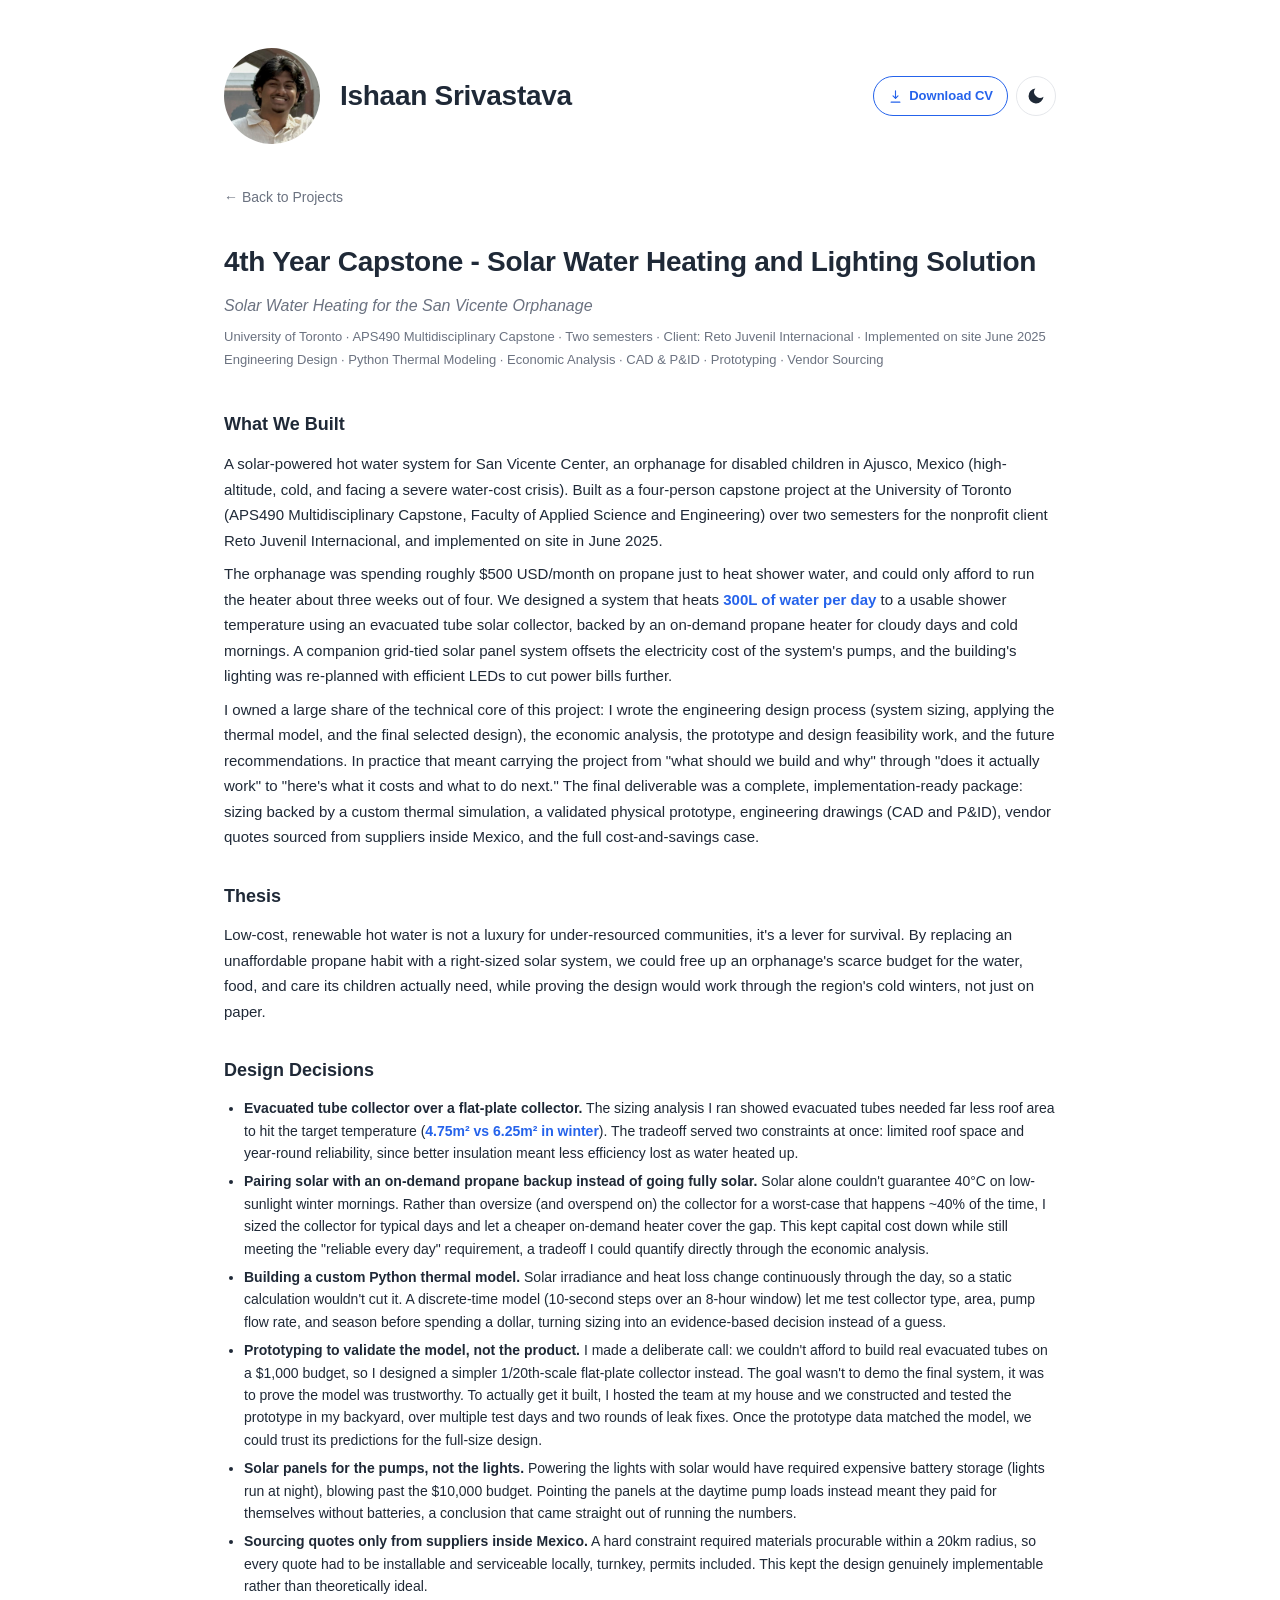
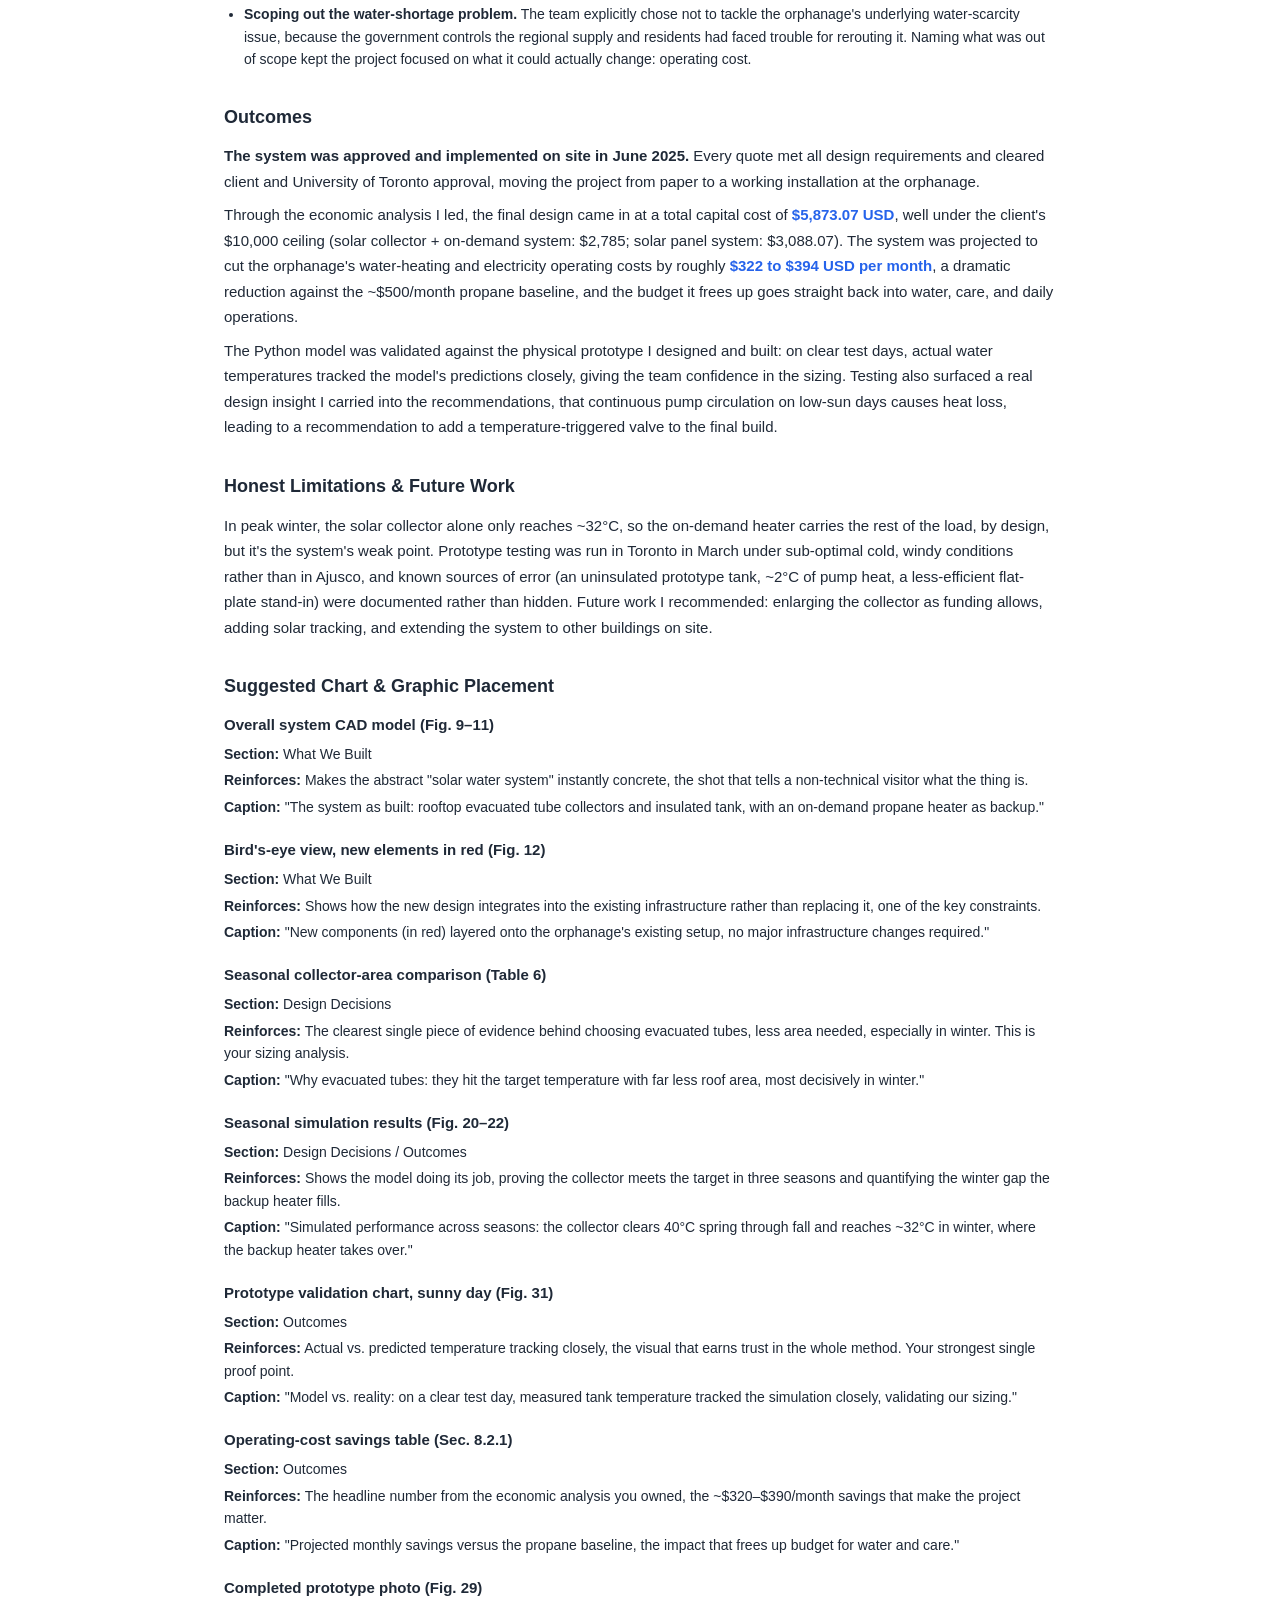
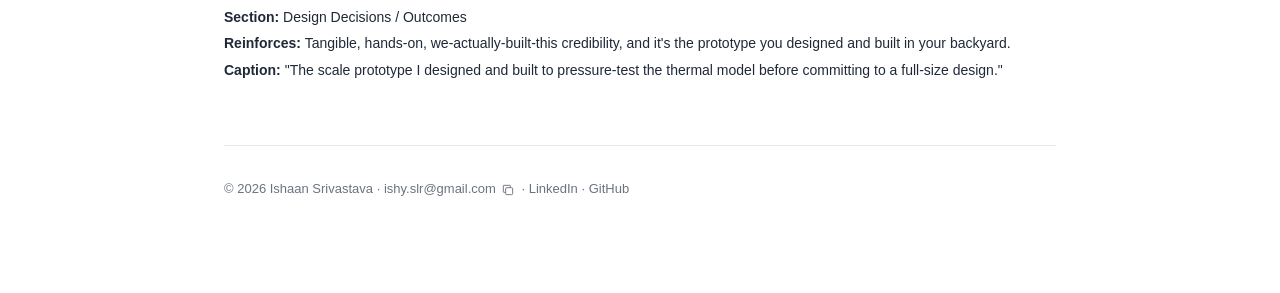
<file: project-solar-pv.html>
<!DOCTYPE html>
<html lang="en">
<head>
  <meta charset="UTF-8" />
  <meta name="viewport" content="width=device-width, initial-scale=1.0" />
  <title>4th Year Capstone - Solar Water Heating and Lighting Solution — Ishaan Srivastava</title>
  <link rel="icon" type="image/png" href="favicon.png" />
  <link rel="apple-touch-icon" href="favicon.png" />
  <link rel="stylesheet" href="styles.css" />
</head>
<body>
  <div class="page">
    <header class="header">
      <div class="header-top">
        <div class="avatar">
          <img src="avatar.jpg" alt="Photo of Ishaan Srivastava" width="96" height="96" />
        </div>
        <div class="header-text">
          <h1>Ishaan Srivastava</h1>
        </div>
        <div class="header-actions">
          <a class="cv-download" href="Ishaan-Srivastava-CV.pdf" download aria-label="Download CV as PDF" title="Download CV (PDF)">
            <svg viewBox="0 0 24 24" fill="none" xmlns="http://www.w3.org/2000/svg" aria-hidden="true">
              <path d="M12 3v12m0 0l-4-4m4 4l4-4M5 21h14" stroke="currentColor" stroke-width="1.8" stroke-linecap="round" stroke-linejoin="round" />
            </svg>
            <span class="cv-label">Download CV</span>
          </a>
          <button id="theme-toggle" class="icon-button" type="button" aria-label="Switch to dark mode" title="Switch to dark mode">
            <svg class="icon-moon" viewBox="0 0 24 24" fill="none" xmlns="http://www.w3.org/2000/svg" aria-hidden="true">
              <path d="M21 12.79A9 9 0 1 1 11.21 3 7 7 0 0 0 21 12.79z" fill="currentColor" />
            </svg>
            <svg class="icon-sun" viewBox="0 0 24 24" fill="none" xmlns="http://www.w3.org/2000/svg" aria-hidden="true" hidden>
              <circle cx="12" cy="12" r="4" fill="currentColor" />
              <path d="M12 2v2M12 20v2M4 12H2M22 12h-2M5 5l1.5 1.5M17.5 17.5L19 19M5 19l1.5-1.5M17.5 6.5L19 5" stroke="currentColor" stroke-width="2" stroke-linecap="round" />
            </svg>
          </button>
        </div>
      </div>
    </header>

    <main class="content">
      <a href="index.html#projects" class="back-link">← Back to Projects</a>

      <div class="project-hero">
        <h1>4th Year Capstone - Solar Water Heating and Lighting Solution</h1>
        <p class="project-subtitle">Solar Water Heating for the San Vicente Orphanage</p>
        <p class="caption">University of Toronto · APS490 Multidisciplinary Capstone · Two semesters · Client: Reto Juvenil Internacional · Implemented on site June 2025</p>
        <p class="caption">Engineering Design · Python Thermal Modeling · Economic Analysis · CAD &amp; P&amp;ID · Prototyping · Vendor Sourcing</p>
      </div>

      <div class="project-section">
        <h2>What We Built</h2>
        <p>A solar-powered hot water system for San Vicente Center, an orphanage for disabled children in Ajusco, Mexico (high-altitude, cold, and facing a severe water-cost crisis). Built as a four-person capstone project at the University of Toronto (APS490 Multidisciplinary Capstone, Faculty of Applied Science and Engineering) over two semesters for the nonprofit client Reto Juvenil Internacional, and implemented on site in June 2025.</p>
        <p>The orphanage was spending roughly $500 USD/month on propane just to heat shower water, and could only afford to run the heater about three weeks out of four. We designed a system that heats <span class="highlight">300L of water per day</span> to a usable shower temperature using an evacuated tube solar collector, backed by an on-demand propane heater for cloudy days and cold mornings. A companion grid-tied solar panel system offsets the electricity cost of the system's pumps, and the building's lighting was re-planned with efficient LEDs to cut power bills further.</p>
        <p>I owned a large share of the technical core of this project: I wrote the engineering design process (system sizing, applying the thermal model, and the final selected design), the economic analysis, the prototype and design feasibility work, and the future recommendations. In practice that meant carrying the project from "what should we build and why" through "does it actually work" to "here's what it costs and what to do next." The final deliverable was a complete, implementation-ready package: sizing backed by a custom thermal simulation, a validated physical prototype, engineering drawings (CAD and P&amp;ID), vendor quotes sourced from suppliers inside Mexico, and the full cost-and-savings case.</p>
      </div>

      <div class="project-section">
        <h2>Thesis</h2>
        <p>Low-cost, renewable hot water is not a luxury for under-resourced communities, it's a lever for survival. By replacing an unaffordable propane habit with a right-sized solar system, we could free up an orphanage's scarce budget for the water, food, and care its children actually need, while proving the design would work through the region's cold winters, not just on paper.</p>
      </div>

      <div class="project-section">
        <h2>Design Decisions</h2>
        <ul class="bullet-list">
          <li><strong>Evacuated tube collector over a flat-plate collector.</strong> The sizing analysis I ran showed evacuated tubes needed far less roof area to hit the target temperature (<span class="highlight">4.75m² vs 6.25m² in winter</span>). The tradeoff served two constraints at once: limited roof space and year-round reliability, since better insulation meant less efficiency lost as water heated up.</li>
          <li><strong>Pairing solar with an on-demand propane backup instead of going fully solar.</strong> Solar alone couldn't guarantee 40°C on low-sunlight winter mornings. Rather than oversize (and overspend on) the collector for a worst-case that happens ~40% of the time, I sized the collector for typical days and let a cheaper on-demand heater cover the gap. This kept capital cost down while still meeting the "reliable every day" requirement, a tradeoff I could quantify directly through the economic analysis.</li>
          <li><strong>Building a custom Python thermal model.</strong> Solar irradiance and heat loss change continuously through the day, so a static calculation wouldn't cut it. A discrete-time model (10-second steps over an 8-hour window) let me test collector type, area, pump flow rate, and season before spending a dollar, turning sizing into an evidence-based decision instead of a guess.</li>
          <li><strong>Prototyping to validate the model, not the product.</strong> I made a deliberate call: we couldn't afford to build real evacuated tubes on a $1,000 budget, so I designed a simpler 1/20th-scale flat-plate collector instead. The goal wasn't to demo the final system, it was to prove the model was trustworthy. To actually get it built, I hosted the team at my house and we constructed and tested the prototype in my backyard, over multiple test days and two rounds of leak fixes. Once the prototype data matched the model, we could trust its predictions for the full-size design.</li>
          <li><strong>Solar panels for the pumps, not the lights.</strong> Powering the lights with solar would have required expensive battery storage (lights run at night), blowing past the $10,000 budget. Pointing the panels at the daytime pump loads instead meant they paid for themselves without batteries, a conclusion that came straight out of running the numbers.</li>
          <li><strong>Sourcing quotes only from suppliers inside Mexico.</strong> A hard constraint required materials procurable within a 20km radius, so every quote had to be installable and serviceable locally, turnkey, permits included. This kept the design genuinely implementable rather than theoretically ideal.</li>
          <li><strong>Scoping out the water-shortage problem.</strong> The team explicitly chose not to tackle the orphanage's underlying water-scarcity issue, because the government controls the regional supply and residents had faced trouble for rerouting it. Naming what was out of scope kept the project focused on what it could actually change: operating cost.</li>
        </ul>
      </div>

      <div class="project-section">
        <h2>Outcomes</h2>
        <p><strong>The system was approved and implemented on site in June 2025.</strong> Every quote met all design requirements and cleared client and University of Toronto approval, moving the project from paper to a working installation at the orphanage.</p>
        <p>Through the economic analysis I led, the final design came in at a total capital cost of <span class="highlight">$5,873.07 USD</span>, well under the client's $10,000 ceiling (solar collector + on-demand system: $2,785; solar panel system: $3,088.07). The system was projected to cut the orphanage's water-heating and electricity operating costs by roughly <span class="highlight">$322 to $394 USD per month</span>, a dramatic reduction against the ~$500/month propane baseline, and the budget it frees up goes straight back into water, care, and daily operations.</p>
        <p>The Python model was validated against the physical prototype I designed and built: on clear test days, actual water temperatures tracked the model's predictions closely, giving the team confidence in the sizing. Testing also surfaced a real design insight I carried into the recommendations, that continuous pump circulation on low-sun days causes heat loss, leading to a recommendation to add a temperature-triggered valve to the final build.</p>
      </div>

      <div class="project-section">
        <h2>Honest Limitations &amp; Future Work</h2>
        <p>In peak winter, the solar collector alone only reaches ~32°C, so the on-demand heater carries the rest of the load, by design, but it's the system's weak point. Prototype testing was run in Toronto in March under sub-optimal cold, windy conditions rather than in Ajusco, and known sources of error (an uninsulated prototype tank, ~2°C of pump heat, a less-efficient flat-plate stand-in) were documented rather than hidden. Future work I recommended: enlarging the collector as funding allows, adding solar tracking, and extending the system to other buildings on site.</p>
      </div>

      <div class="project-section">
        <h2>Suggested Chart &amp; Graphic Placement</h2>

        <div class="figure-note">
          <h3>Overall system CAD model (Fig. 9–11)</h3>
          <p><strong>Section:</strong> What We Built</p>
          <p><strong>Reinforces:</strong> Makes the abstract "solar water system" instantly concrete, the shot that tells a non-technical visitor what the thing is.</p>
          <p><strong>Caption:</strong> "The system as built: rooftop evacuated tube collectors and insulated tank, with an on-demand propane heater as backup."</p>
        </div>

        <div class="figure-note">
          <h3>Bird's-eye view, new elements in red (Fig. 12)</h3>
          <p><strong>Section:</strong> What We Built</p>
          <p><strong>Reinforces:</strong> Shows how the new design integrates into the existing infrastructure rather than replacing it, one of the key constraints.</p>
          <p><strong>Caption:</strong> "New components (in red) layered onto the orphanage's existing setup, no major infrastructure changes required."</p>
        </div>

        <div class="figure-note">
          <h3>Seasonal collector-area comparison (Table 6)</h3>
          <p><strong>Section:</strong> Design Decisions</p>
          <p><strong>Reinforces:</strong> The clearest single piece of evidence behind choosing evacuated tubes, less area needed, especially in winter. This is your sizing analysis.</p>
          <p><strong>Caption:</strong> "Why evacuated tubes: they hit the target temperature with far less roof area, most decisively in winter."</p>
        </div>

        <div class="figure-note">
          <h3>Seasonal simulation results (Fig. 20–22)</h3>
          <p><strong>Section:</strong> Design Decisions / Outcomes</p>
          <p><strong>Reinforces:</strong> Shows the model doing its job, proving the collector meets the target in three seasons and quantifying the winter gap the backup heater fills.</p>
          <p><strong>Caption:</strong> "Simulated performance across seasons: the collector clears 40°C spring through fall and reaches ~32°C in winter, where the backup heater takes over."</p>
        </div>

        <div class="figure-note">
          <h3>Prototype validation chart, sunny day (Fig. 31)</h3>
          <p><strong>Section:</strong> Outcomes</p>
          <p><strong>Reinforces:</strong> Actual vs. predicted temperature tracking closely, the visual that earns trust in the whole method. Your strongest single proof point.</p>
          <p><strong>Caption:</strong> "Model vs. reality: on a clear test day, measured tank temperature tracked the simulation closely, validating our sizing."</p>
        </div>

        <div class="figure-note">
          <h3>Operating-cost savings table (Sec. 8.2.1)</h3>
          <p><strong>Section:</strong> Outcomes</p>
          <p><strong>Reinforces:</strong> The headline number from the economic analysis you owned, the ~$320–$390/month savings that make the project matter.</p>
          <p><strong>Caption:</strong> "Projected monthly savings versus the propane baseline, the impact that frees up budget for water and care."</p>
        </div>

        <div class="figure-note">
          <h3>Completed prototype photo (Fig. 29)</h3>
          <p><strong>Section:</strong> Design Decisions / Outcomes</p>
          <p><strong>Reinforces:</strong> Tangible, hands-on, we-actually-built-this credibility, and it's the prototype you designed and built in your backyard.</p>
          <p><strong>Caption:</strong> "The scale prototype I designed and built to pressure-test the thermal model before committing to a full-size design."</p>
        </div>
      </div>
    </main>

    <footer class="footer">
      <p>
        © 2026 Ishaan Srivastava ·
        <span class="contact-email">
          <a href="mailto:ishy.slr@gmail.com">ishy.slr@gmail.com</a>
          <button type="button" class="copy-email-btn" data-email="ishy.slr@gmail.com" aria-label="Copy email address" title="Copy email address">
            <svg class="icon-copy" viewBox="0 0 24 24" fill="none" xmlns="http://www.w3.org/2000/svg" aria-hidden="true">
              <rect x="8" y="8" width="12" height="12" rx="2" stroke="currentColor" stroke-width="1.6" />
              <path d="M16 8V5a1 1 0 0 0-1-1H5a1 1 0 0 0-1 1v10a1 1 0 0 0 1 1h3" stroke="currentColor" stroke-width="1.6" />
            </svg>
            <svg class="icon-check" viewBox="0 0 24 24" fill="none" xmlns="http://www.w3.org/2000/svg" aria-hidden="true" hidden>
              <path d="M5 13l4 4L19 7" stroke="currentColor" stroke-width="2" stroke-linecap="round" stroke-linejoin="round" />
            </svg>
          </button>
          <span class="copy-feedback" role="status" aria-live="polite"></span>
        </span>
        · <a href="https://www.linkedin.com/in/ishaan-srivastava-78034918b/" target="_blank" rel="noopener noreferrer">LinkedIn</a> · <a href="https://github.com/IshaanSrivastava1" target="_blank" rel="noopener noreferrer">GitHub</a>
      </p>
    </footer>
  </div>

  <button id="back-to-top" class="back-to-top" type="button" aria-label="Back to top" title="Back to top">
    <svg viewBox="0 0 24 24" fill="none" xmlns="http://www.w3.org/2000/svg" aria-hidden="true">
      <path d="M12 19V5M5 12l7-7 7 7" stroke="currentColor" stroke-width="2" stroke-linecap="round" stroke-linejoin="round" />
    </svg>
  </button>

  <script src="script.js"></script>
</body>
</html>
</file>
<file: styles.css>
:root {
  --avatar-size: 96px;
  --accent: #2563eb;
  --text: #1f2937;
  --muted: #6b7280;
  --border: #e5e7eb;
  --bg: #ffffff;
  color-scheme: light;
}

[data-theme="dark"] {
  --accent: #60a5fa;
  --text: #f3f4f6;
  --muted: #9ca3af;
  --border: #374151;
  --bg: #111827;
  color-scheme: dark;
}

* {
  box-sizing: border-box;
}

body {
  margin: 0;
  font-family: -apple-system, BlinkMacSystemFont, "Segoe UI", Roboto, Helvetica, Arial, sans-serif;
  color: var(--text);
  background: var(--bg);
  line-height: 1.6;
  transition: color 0.2s ease, background-color 0.2s ease;
}

.page {
  max-width: 880px;
  margin: 0 auto;
  padding: 48px 24px 80px;
}

.header {
  display: flex;
  flex-direction: column;
  gap: 20px;
  margin-bottom: 40px;
}

.header-top {
  display: flex;
  align-items: center;
  gap: 20px;
}

.avatar {
  width: var(--avatar-size);
  height: var(--avatar-size);
  border-radius: 50%;
  overflow: hidden;
  flex-shrink: 0;
}

.avatar img {
  width: 100%;
  height: 100%;
  object-fit: cover;
  display: block;
}

.header-text {
  height: var(--avatar-size);
  display: flex;
  flex-direction: column;
  justify-content: center;
  gap: 4px;
}

.header-text h1 {
  margin: 0;
  font-size: 28px;
  font-weight: 700;
  letter-spacing: -0.01em;
}

.header-bio {
  color: var(--muted);
  font-size: 15px;
  display: flex;
  flex-direction: column;
  gap: 10px;
  max-width: 640px;
}

.header-bio p {
  margin: 0;
}

.header-bio a {
  color: var(--accent);
  font-weight: 600;
  text-decoration: none;
}

.header-bio a:hover {
  text-decoration: underline;
}

.highlight {
  color: var(--accent);
  font-weight: 600;
}

.header-actions {
  display: flex;
  gap: 8px;
  flex-shrink: 0;
  margin-left: auto;
}

.icon-button {
  appearance: none;
  background: none;
  border: 1px solid var(--border);
  border-radius: 50%;
  width: 40px;
  height: 40px;
  display: flex;
  align-items: center;
  justify-content: center;
  color: var(--text);
  cursor: pointer;
  flex-shrink: 0;
  transition: background-color 0.15s, border-color 0.2s, color 0.2s;
}

.icon-button:hover {
  background: var(--border);
}

.icon-button svg {
  width: 20px;
  height: 20px;
}

.icon-button svg[hidden] {
  display: none;
}

.tabs {
  display: flex;
  gap: 4px;
  border-bottom: 1px solid var(--border);
  margin-bottom: 32px;
  transition: border-color 0.2s ease;
}

.tab-btn {
  appearance: none;
  background: none;
  border: none;
  cursor: pointer;
  padding: 10px 18px;
  font-size: 15px;
  font-weight: 500;
  color: var(--muted);
  border-bottom: 2px solid transparent;
  margin-bottom: -1px;
  transition: color 0.15s, border-color 0.15s;
}

.tab-btn:hover {
  color: var(--text);
}

.tab-btn.active {
  color: var(--accent);
  border-bottom-color: var(--accent);
}

.tab-btn:focus-visible {
  outline: 2px solid var(--accent);
  outline-offset: 2px;
  border-radius: 4px;
}

.tab-panel h2 {
  font-size: 20px;
  margin: 0 0 16px;
}

.tab-panel h2:not(:first-of-type) {
  margin-top: 40px;
}

.caption {
  color: var(--muted);
  font-size: 13px;
  font-weight: 400;
}

.skill-list {
  list-style: none;
  padding: 0;
  margin: 20px 0 0;
  display: flex;
  flex-direction: column;
  gap: 6px;
}

.skill-list li {
  display: flex;
  gap: 8px;
  align-items: baseline;
}

.skill-groups {
  display: flex;
  flex-direction: column;
  gap: 18px;
  margin-top: 20px;
}

.skill-group-label {
  margin: 0 0 8px;
  font-size: 12px;
  font-weight: 600;
  letter-spacing: 0.03em;
  text-transform: uppercase;
  color: var(--muted);
}

.skill-tags {
  display: flex;
  flex-wrap: wrap;
  gap: 8px;
}

.tag {
  display: inline-block;
  padding: 5px 12px;
  border: 1px solid var(--border);
  border-radius: 999px;
  font-size: 13px;
  color: var(--text);
  transition: border-color 0.2s ease, color 0.2s ease, background-color 0.2s ease;
}

.card-grid {
  display: grid;
  grid-template-columns: repeat(auto-fit, minmax(220px, 1fr));
  gap: 20px;
}

.card {
  border: 1px solid var(--border);
  border-radius: 10px;
  padding: 18px;
  text-decoration: none;
  color: inherit;
  display: block;
  transition: transform 0.2s ease, box-shadow 0.2s ease, background-color 0.2s ease, border-color 0.2s ease;
}

.card:hover {
  transform: translateY(-4px);
  box-shadow: 0 8px 20px rgba(0, 0, 0, 0.08);
  border-color: var(--accent);
}

.card h3 {
  margin: 0 0 4px;
  font-size: 16px;
}

.card .caption {
  display: block;
  margin-bottom: 8px;
}

.card p:not(.caption) {
  margin: 0;
  font-size: 14px;
}

.timeline {
  display: flex;
  flex-direction: column;
  gap: 20px;
}

.timeline-item h3 {
  margin: 0 0 4px;
  font-size: 16px;
  font-weight: 600;
}

.timeline-item p {
  margin: 0;
  font-size: 14px;
}

.bullet-list {
  margin: 8px 0 0;
  padding-left: 20px;
  display: flex;
  flex-direction: column;
  gap: 6px;
}

.bullet-list li {
  font-size: 14px;
}

.footer {
  margin-top: 64px;
  padding-top: 20px;
  border-top: 1px solid var(--border);
  font-size: 13px;
  color: var(--muted);
  transition: border-color 0.2s ease, color 0.2s ease;
}

.footer a {
  color: var(--muted);
  text-decoration: none;
}

.footer a:hover {
  color: var(--accent);
}

.contact-email {
  position: relative;
  display: inline-flex;
  align-items: center;
  gap: 2px;
}

.copy-email-btn {
  appearance: none;
  background: none;
  border: none;
  border-radius: 4px;
  padding: 3px;
  display: inline-flex;
  align-items: center;
  justify-content: center;
  color: var(--muted);
  cursor: pointer;
  transition: color 0.15s, background-color 0.15s;
}

.copy-email-btn:hover,
.copy-email-btn:focus-visible {
  color: var(--accent);
  background: var(--border);
}

.copy-email-btn:focus-visible {
  outline: 2px solid var(--accent);
  outline-offset: 1px;
}

.copy-email-btn svg {
  width: 14px;
  height: 14px;
}

.copy-email-btn svg[hidden] {
  display: none;
}

.live-link {
  display: inline-flex;
  align-items: center;
  gap: 6px;
  margin-top: 12px;
  padding: 9px 16px;
  border: 1px solid var(--accent);
  border-radius: 8px;
  color: var(--accent);
  font-weight: 600;
  text-decoration: none;
  transition: background-color 0.15s, color 0.15s;
}

.live-link:hover,
.live-link:focus-visible {
  background: var(--accent);
  color: #fff;
}

.live-link:focus-visible {
  outline: 2px solid var(--accent);
  outline-offset: 2px;
}

.cv-download {
  display: inline-flex;
  align-items: center;
  gap: 6px;
  height: 40px;
  padding: 0 14px;
  border: 1px solid var(--accent);
  border-radius: 999px;
  color: var(--accent);
  font-size: 13px;
  font-weight: 600;
  text-decoration: none;
  white-space: nowrap;
  cursor: pointer;
  transition: background-color 0.15s, color 0.15s;
}

.cv-download:hover,
.cv-download:focus-visible {
  background: var(--accent);
  color: #fff;
}

.cv-download:focus-visible {
  outline: 2px solid var(--accent);
  outline-offset: 2px;
}

.cv-download svg {
  width: 15px;
  height: 15px;
  flex-shrink: 0;
}

.copy-feedback {
  position: absolute;
  top: -26px;
  left: 50%;
  transform: translateX(-50%) translateY(4px);
  background: var(--text);
  color: var(--bg);
  font-size: 11px;
  font-weight: 600;
  padding: 3px 8px;
  border-radius: 6px;
  white-space: nowrap;
  opacity: 0;
  pointer-events: none;
  transition: opacity 0.15s ease, transform 0.15s ease;
}

.copy-feedback.visible {
  opacity: 1;
  transform: translateX(-50%) translateY(0);
}

.back-to-top {
  position: fixed;
  bottom: 24px;
  right: 24px;
  width: 44px;
  height: 44px;
  border-radius: 50%;
  border: 1px solid var(--border);
  background: var(--bg);
  color: var(--text);
  display: flex;
  align-items: center;
  justify-content: center;
  cursor: pointer;
  box-shadow: 0 4px 12px rgba(0, 0, 0, 0.16);
  opacity: 0;
  transform: translateY(8px);
  pointer-events: none;
  transition: opacity 0.2s ease, transform 0.2s ease, background-color 0.2s ease, border-color 0.2s ease, color 0.2s ease;
}

.back-to-top.visible {
  opacity: 1;
  transform: translateY(0);
  pointer-events: auto;
}

.back-to-top:hover {
  background: var(--border);
}

.back-to-top:focus-visible {
  outline: 2px solid var(--accent);
  outline-offset: 2px;
}

.back-to-top svg {
  width: 20px;
  height: 20px;
}

.back-link {
  display: inline-flex;
  align-items: center;
  gap: 6px;
  color: var(--muted);
  text-decoration: none;
  font-size: 14px;
  margin-bottom: 32px;
  transition: color 0.15s;
}

.back-link:hover {
  color: var(--accent);
}

.project-hero {
  margin-bottom: 40px;
}

.project-hero h1 {
  font-size: 28px;
  font-weight: 700;
  letter-spacing: -0.01em;
  margin: 0 0 8px;
}

.project-section {
  margin-bottom: 32px;
}

.project-section h2 {
  font-size: 18px;
  font-weight: 600;
  margin: 0 0 12px;
  color: var(--text);
}

.project-section p {
  font-size: 15px;
  line-height: 1.7;
  margin: 0 0 8px;
}

.project-section a {
  color: var(--accent);
  font-weight: 600;
}

.project-subtitle {
  font-size: 16px;
  font-style: italic;
  color: var(--muted);
  margin: 0 0 8px;
}

.project-hero .caption {
  margin: 2px 0 0;
}

.figure-note {
  margin-bottom: 20px;
}

.figure-note h3 {
  font-size: 15px;
  font-weight: 600;
  margin: 0 0 6px;
}

.figure-note p {
  font-size: 14px;
  line-height: 1.6;
  margin: 0 0 4px;
}

@media (max-width: 480px) {
  .header {
    gap: 14px;
  }

  .header-top {
    gap: 14px 12px;
    flex-wrap: wrap;
  }

  .header-text h1 {
    font-size: 22px;
  }
}

@media print {
  :root,
  [data-theme="dark"] {
    --accent: #2563eb;
    --text: #1f2937;
    --muted: #6b7280;
    --border: #e5e7eb;
    --bg: #ffffff;
  }

  .header-actions,
  .tabs,
  .back-to-top,
  .copy-email-btn,
  .back-link {
    display: none;
  }

  .page {
    max-width: none;
    padding: 0;
  }

  .tab-panel[hidden] {
    display: block;
  }

  .tab-panel {
    margin-bottom: 32px;
    page-break-inside: avoid;
  }

  .card:hover {
    transform: none;
    box-shadow: none;
  }
}
</file>
